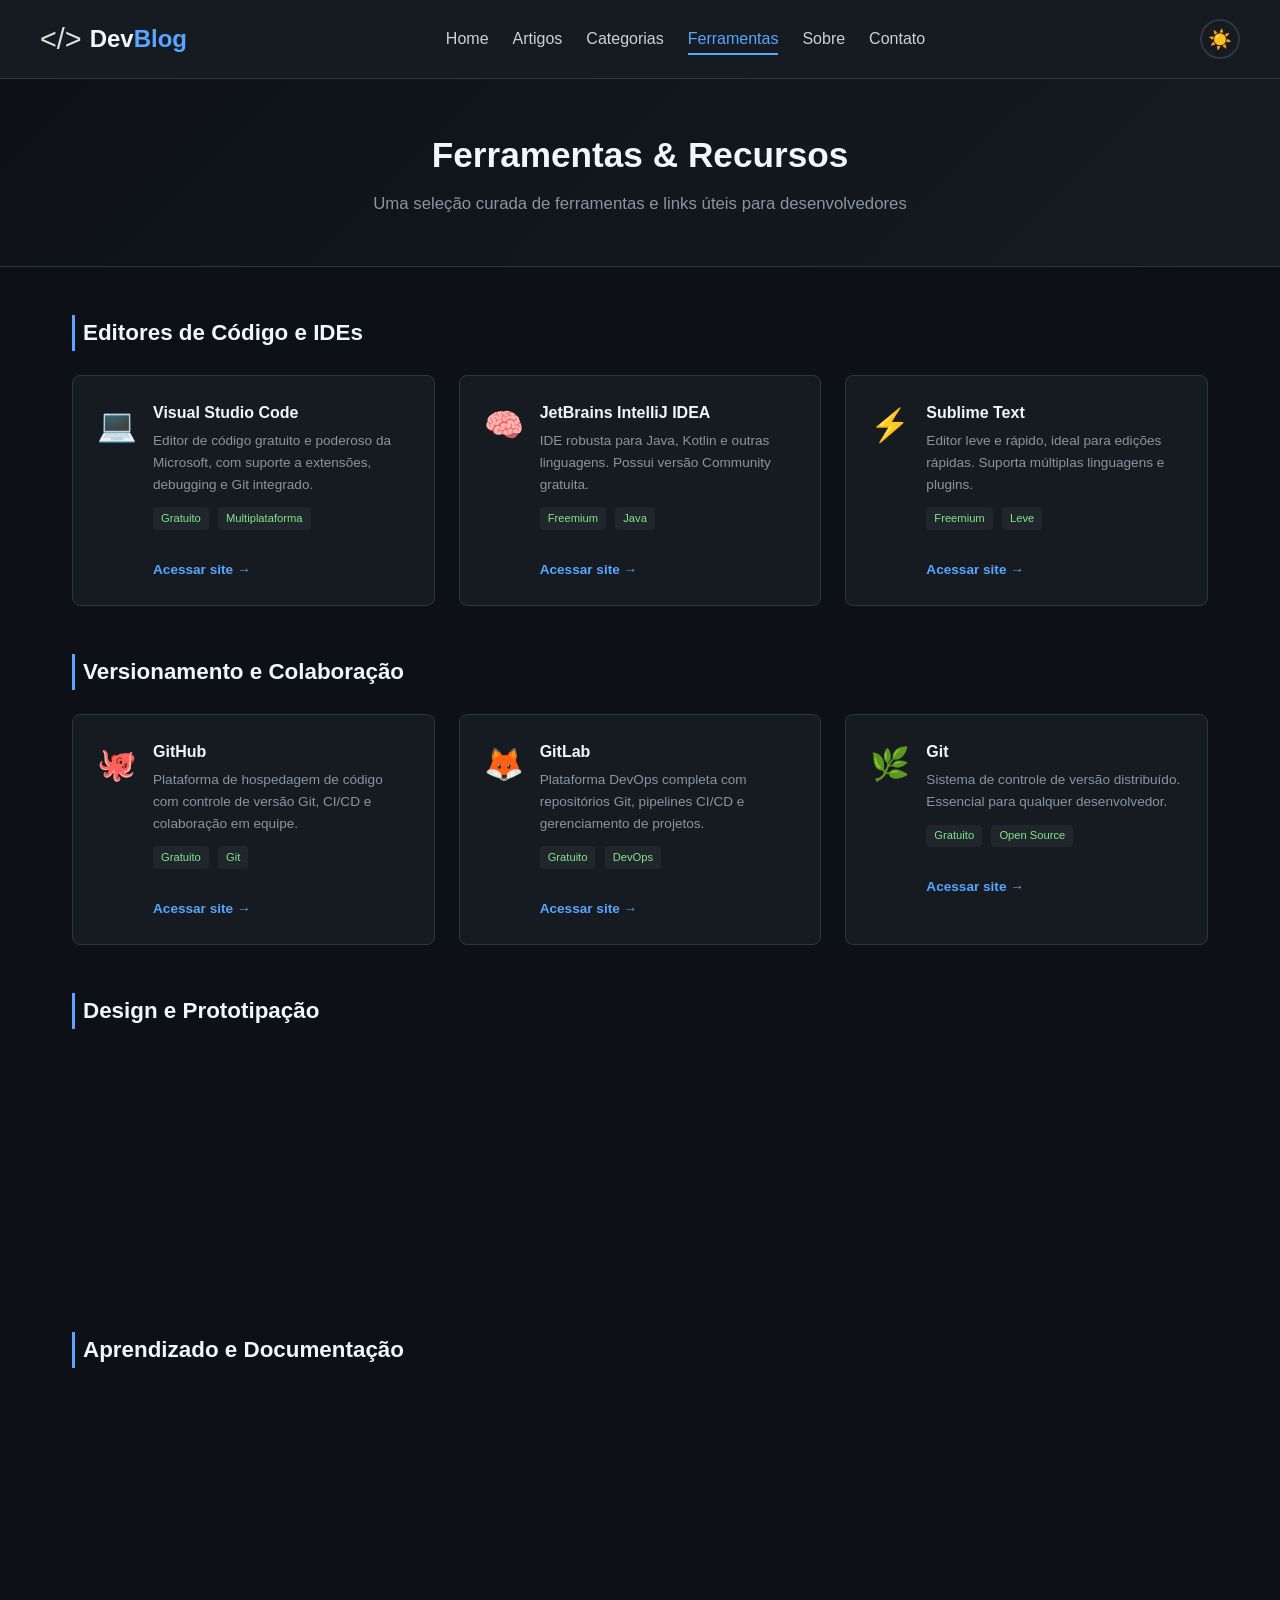
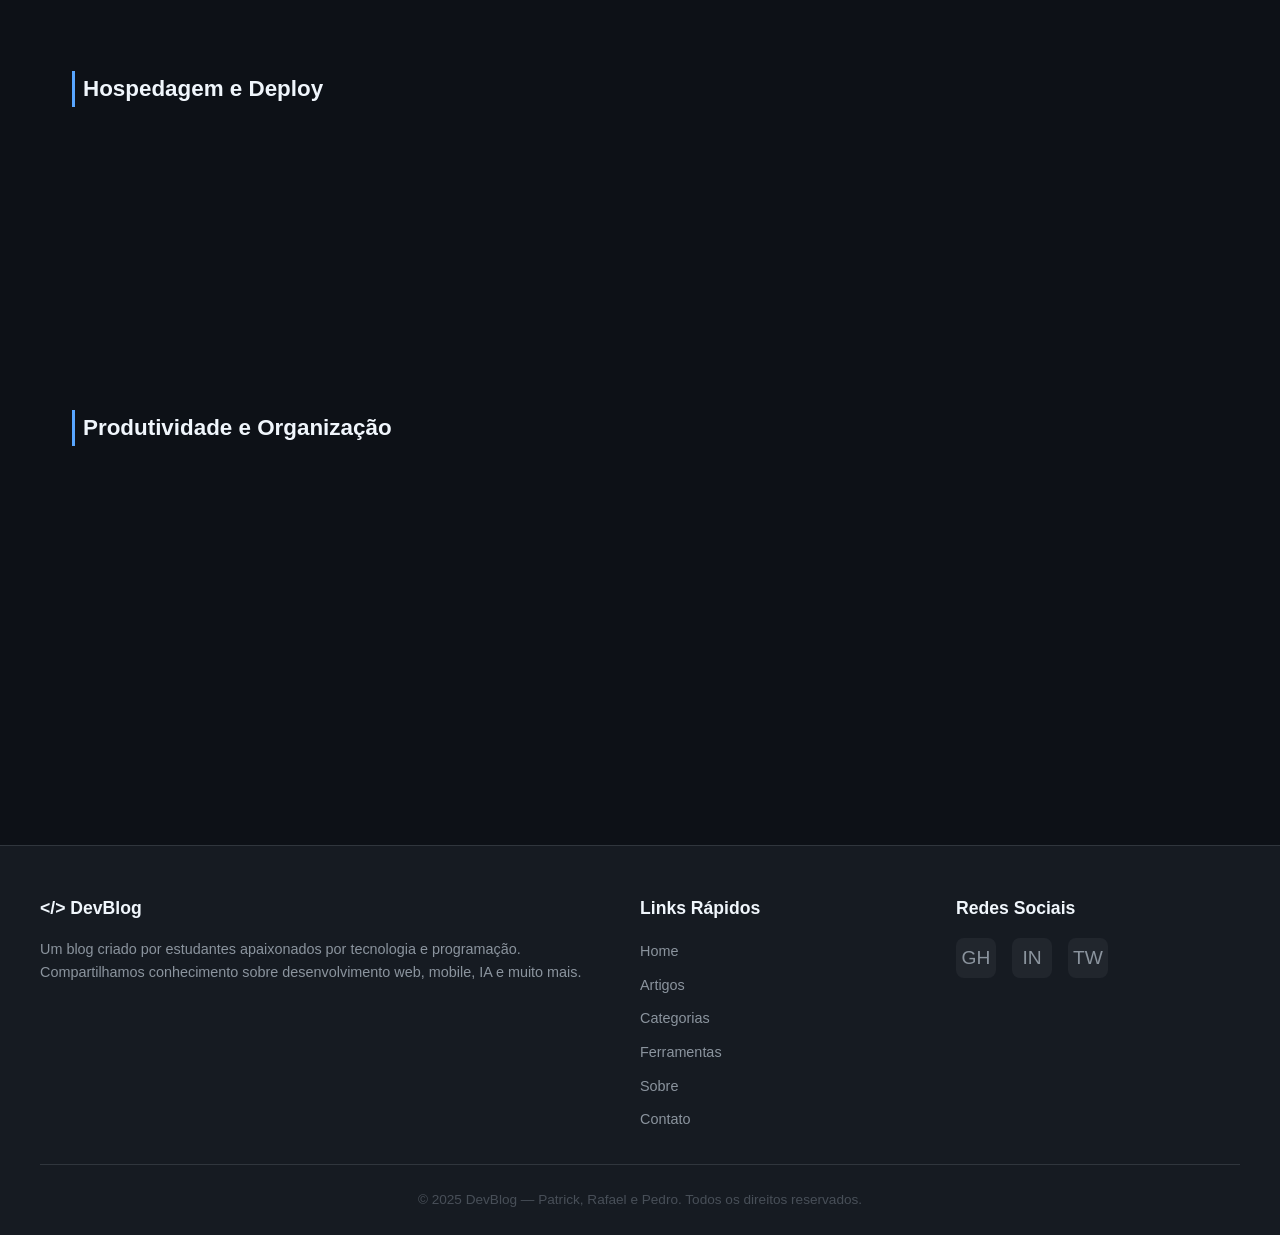
<file: ferramentas.html>
<!DOCTYPE html>
<html lang="pt-BR">
<head>
  <meta charset="UTF-8">
  <meta name="viewport" content="width=device-width, initial-scale=1.0">
  <title>Ferramentas e Recursos — DevBlog</title>
  <link rel="stylesheet" href="css/style.css">
  <link rel="stylesheet" href="https://unpkg.com/aos@2.3.4/dist/aos.css">
  <link rel="icon" type="image/png" href="img/Logo.png">
</head>
<body>

  <!-- HEADER -->
  <header class="site-header">
    <div class="header-container">
      <div class="logo">
        <span class="logo-icon">&#60;/&#62;</span>
        <a href="index.html">Dev<span>Blog</span></a>
      </div>
      <button class="menu-toggle" aria-label="Abrir menu">&#9776;</button>
      <nav class="main-nav">
        <ul>
          <li><a href="index.html">Home</a></li>
          <li><a href="artigo.html">Artigos</a></li>
          <li><a href="categorias.html">Categorias</a></li>
          <li><a href="ferramentas.html" class="active">Ferramentas</a></li>
          <li><a href="sobre.html">Sobre</a></li>
          <li><a href="contato.html">Contato</a></li>
        </ul>
      </nav>
      <button class="theme-toggle" aria-label="Alternar tema">☀️</button>
    </div>
  </header>

  <!-- PAGE HEADER -->
  <section class="page-header">
    <h1>Ferramentas &amp; Recursos</h1>
    <p>Uma seleção curada de ferramentas e links úteis para desenvolvedores</p>
  </section>

  <!-- CONTEÚDO PRINCIPAL -->
  <main class="main-content">

    <!-- EDITORES E IDEs -->
    <section class="tools-section">
      <h2>Editores de Código e IDEs</h2>
      <div class="tools-grid">

        <div class="tool-card" data-aos="fade-up">
          <div class="tool-icon">💻</div>
          <div class="tool-info">
            <h3>Visual Studio Code</h3>
            <p>Editor de código gratuito e poderoso da Microsoft, com suporte a extensões, debugging e Git integrado.</p>
            <span class="tool-tag">Gratuito</span>
            <span class="tool-tag">Multiplataforma</span>
            <br><br>
            <a href="https://code.visualstudio.com/" target="_blank" rel="noopener noreferrer">Acessar site →</a>
          </div>
        </div>

        <div class="tool-card" data-aos="fade-up">
          <div class="tool-icon">🧠</div>
          <div class="tool-info">
            <h3>JetBrains IntelliJ IDEA</h3>
            <p>IDE robusta para Java, Kotlin e outras linguagens. Possui versão Community gratuita.</p>
            <span class="tool-tag">Freemium</span>
            <span class="tool-tag">Java</span>
            <br><br>
            <a href="https://www.jetbrains.com/idea/" target="_blank" rel="noopener noreferrer">Acessar site →</a>
          </div>
        </div>

        <div class="tool-card" data-aos="fade-up">
          <div class="tool-icon">⚡</div>
          <div class="tool-info">
            <h3>Sublime Text</h3>
            <p>Editor leve e rápido, ideal para edições rápidas. Suporta múltiplas linguagens e plugins.</p>
            <span class="tool-tag">Freemium</span>
            <span class="tool-tag">Leve</span>
            <br><br>
            <a href="https://www.sublimetext.com/" target="_blank" rel="noopener noreferrer">Acessar site →</a>
          </div>
        </div>

      </div>
    </section>

    <!-- VERSIONAMENTO -->
    <section class="tools-section">
      <h2>Versionamento e Colaboração</h2>
      <div class="tools-grid">

        <div class="tool-card" data-aos="fade-up">
          <div class="tool-icon">🐙</div>
          <div class="tool-info">
            <h3>GitHub</h3>
            <p>Plataforma de hospedagem de código com controle de versão Git, CI/CD e colaboração em equipe.</p>
            <span class="tool-tag">Gratuito</span>
            <span class="tool-tag">Git</span>
            <br><br>
            <a href="https://github.com" target="_blank" rel="noopener noreferrer">Acessar site →</a>
          </div>
        </div>

        <div class="tool-card" data-aos="fade-up">
          <div class="tool-icon">🦊</div>
          <div class="tool-info">
            <h3>GitLab</h3>
            <p>Plataforma DevOps completa com repositórios Git, pipelines CI/CD e gerenciamento de projetos.</p>
            <span class="tool-tag">Gratuito</span>
            <span class="tool-tag">DevOps</span>
            <br><br>
            <a href="https://about.gitlab.com/" target="_blank" rel="noopener noreferrer">Acessar site →</a>
          </div>
        </div>

        <div class="tool-card" data-aos="fade-up">
          <div class="tool-icon">🌿</div>
          <div class="tool-info">
            <h3>Git</h3>
            <p>Sistema de controle de versão distribuído. Essencial para qualquer desenvolvedor.</p>
            <span class="tool-tag">Gratuito</span>
            <span class="tool-tag">Open Source</span>
            <br><br>
            <a href="https://git-scm.com/" target="_blank" rel="noopener noreferrer">Acessar site →</a>
          </div>
        </div>

      </div>
    </section>

    <!-- DESIGN E PROTOTIPAÇÃO -->
    <section class="tools-section">
      <h2>Design e Prototipação</h2>
      <div class="tools-grid">

        <div class="tool-card" data-aos="fade-up">
          <div class="tool-icon">🎨</div>
          <div class="tool-info">
            <h3>Figma</h3>
            <p>Ferramenta de design colaborativa no navegador para criar interfaces, protótipos e sistemas de design.</p>
            <span class="tool-tag">Freemium</span>
            <span class="tool-tag">Colaborativo</span>
            <br><br>
            <a href="https://www.figma.com/" target="_blank" rel="noopener noreferrer">Acessar site →</a>
          </div>
        </div>

        <div class="tool-card" data-aos="fade-up">
          <div class="tool-icon">🎯</div>
          <div class="tool-info">
            <h3>Canva</h3>
            <p>Plataforma de design gráfico para criar imagens, apresentações, posts e muito mais.</p>
            <span class="tool-tag">Freemium</span>
            <span class="tool-tag">Design</span>
            <br><br>
            <a href="https://www.canva.com/" target="_blank" rel="noopener noreferrer">Acessar site →</a>
          </div>
        </div>

        <div class="tool-card" data-aos="fade-up">
          <div class="tool-icon">🖼️</div>
          <div class="tool-info">
            <h3>Unsplash</h3>
            <p>Banco de imagens gratuitas e de alta qualidade para uso em projetos pessoais e comerciais.</p>
            <span class="tool-tag">Gratuito</span>
            <span class="tool-tag">Imagens</span>
            <br><br>
            <a href="https://unsplash.com/" target="_blank" rel="noopener noreferrer">Acessar site →</a>
          </div>
        </div>

      </div>
    </section>

    <!-- APRENDIZADO -->
    <section class="tools-section">
      <h2>Aprendizado e Documentação</h2>
      <div class="tools-grid">

        <div class="tool-card" data-aos="fade-up">
          <div class="tool-icon">📚</div>
          <div class="tool-info">
            <h3>MDN Web Docs</h3>
            <p>Documentação oficial e referência completa de HTML, CSS e JavaScript mantida pela Mozilla.</p>
            <span class="tool-tag">Gratuito</span>
            <span class="tool-tag">Referência</span>
            <br><br>
            <a href="https://developer.mozilla.org/pt-BR/" target="_blank" rel="noopener noreferrer">Acessar site →</a>
          </div>
        </div>

        <div class="tool-card" data-aos="fade-up">
          <div class="tool-icon">🏫</div>
          <div class="tool-info">
            <h3>freeCodeCamp</h3>
            <p>Plataforma gratuita de aprendizado de programação com certificações e projetos práticos.</p>
            <span class="tool-tag">Gratuito</span>
            <span class="tool-tag">Cursos</span>
            <br><br>
            <a href="https://www.freecodecamp.org/" target="_blank" rel="noopener noreferrer">Acessar site →</a>
          </div>
        </div>

        <div class="tool-card" data-aos="fade-up">
          <div class="tool-icon">🔍</div>
          <div class="tool-info">
            <h3>Stack Overflow</h3>
            <p>Maior comunidade de perguntas e respostas para desenvolvedores do mundo.</p>
            <span class="tool-tag">Gratuito</span>
            <span class="tool-tag">Comunidade</span>
            <br><br>
            <a href="https://stackoverflow.com/" target="_blank" rel="noopener noreferrer">Acessar site →</a>
          </div>
        </div>

      </div>
    </section>

    <!-- HOSPEDAGEM -->
    <section class="tools-section">
      <h2>Hospedagem e Deploy</h2>
      <div class="tools-grid">

        <div class="tool-card" data-aos="fade-up">
          <div class="tool-icon">▲</div>
          <div class="tool-info">
            <h3>Vercel</h3>
            <p>Plataforma de deploy otimizada para front-end, com integração nativa ao Next.js e Git.</p>
            <span class="tool-tag">Freemium</span>
            <span class="tool-tag">Front-end</span>
            <br><br>
            <a href="https://vercel.com/" target="_blank" rel="noopener noreferrer">Acessar site →</a>
          </div>
        </div>

        <div class="tool-card" data-aos="fade-up">
          <div class="tool-icon">🌍</div>
          <div class="tool-info">
            <h3>Netlify</h3>
            <p>Hospedagem gratuita para sites estáticos com deploy automático via Git e HTTPS.</p>
            <span class="tool-tag">Freemium</span>
            <span class="tool-tag">Estático</span>
            <br><br>
            <a href="https://www.netlify.com/" target="_blank" rel="noopener noreferrer">Acessar site →</a>
          </div>
        </div>

        <div class="tool-card" data-aos="fade-up">
          <div class="tool-icon">📄</div>
          <div class="tool-info">
            <h3>GitHub Pages</h3>
            <p>Hospedagem gratuita diretamente de repositórios GitHub. Ideal para sites estáticos e portfólios.</p>
            <span class="tool-tag">Gratuito</span>
            <span class="tool-tag">GitHub</span>
            <br><br>
            <a href="https://pages.github.com/" target="_blank" rel="noopener noreferrer">Acessar site →</a>
          </div>
        </div>

      </div>
    </section>


    <!-- PRODUTIVIDADE -->
<section class="tools-section">
  <h2>Produtividade e Organização</h2>
  <div class="tools-grid">

    <div class="tool-card" data-aos="fade-up">
      <div class="tool-icon">📝</div>
      <div class="tool-info">
        <h3>Notion</h3>
        <p>Ferramenta completa para organizar notas, tarefas, projetos e documentos em um só lugar.</p>
        <span class="tool-tag">Freemium</span>
        <span class="tool-tag">Organização</span>
        <br><br>
        <a href="https://www.notion.so/" target="_blank" rel="noopener noreferrer">Acessar site →</a>
      </div>
    </div>

    <div class="tool-card" data-aos="fade-up">
      <div class="tool-icon">📋</div>
      <div class="tool-info">
        <h3>Trello</h3>
        <p>Gerenciador de tarefas visual com quadros e cartões. Ótimo para organizar projetos em equipe.</p>
        <span class="tool-tag">Freemium</span>
        <span class="tool-tag">Tarefas</span>
        <br><br>
        <a href="https://trello.com/" target="_blank" rel="noopener noreferrer">Acessar site →</a>
      </div>
    </div>

    <div class="tool-card" data-aos="fade-up">
      <div class="tool-icon">🗒️</div>
      <div class="tool-info">
        <h3>Google Keep</h3>
        <p>Aplicativo de notas rápidas do Google, simples e sincronizado com todos os seus dispositivos.</p>
        <span class="tool-tag">Gratuito</span>
        <span class="tool-tag">Notas</span>
        <br><br>
        <a href="https://keep.google.com/" target="_blank" rel="noopener noreferrer">Acessar site →</a>
      </div>
    </div>

  </div>
</section>

  </main>


  
  <!-- FOOTER -->
  <footer class="site-footer">
    <div class="footer-container">
      <div class="footer-about">
        <h3>&#60;/&#62; DevBlog</h3>
        <p>Um blog criado por estudantes apaixonados por tecnologia e programação. Compartilhamos conhecimento sobre desenvolvimento web, mobile, IA e muito mais.</p>
      </div>
      <div class="footer-links">
        <h3>Links Rápidos</h3>
        <ul>
          <li><a href="index.html">Home</a></li>
          <li><a href="artigo.html">Artigos</a></li>
          <li><a href="categorias.html">Categorias</a></li>
          <li><a href="ferramentas.html">Ferramentas</a></li>
          <li><a href="sobre.html">Sobre</a></li>
          <li><a href="contato.html">Contato</a></li>
        </ul>
      </div>
      <div class="footer-social">
        <h3>Redes Sociais</h3>
        <div class="social-icons">
          <a href="https://github.com" target="_blank" rel="noopener noreferrer" aria-label="GitHub">GH</a>
          <a href="https://linkedin.com" target="_blank" rel="noopener noreferrer" aria-label="LinkedIn">IN</a>
          <a href="https://twitter.com" target="_blank" rel="noopener noreferrer" aria-label="Twitter">TW</a>
        </div>
      </div>
    </div>
    <div class="footer-bottom">
      <p>&copy; 2025 DevBlog — Patrick, Rafael e Pedro. Todos os direitos reservados.</p>
    </div>
  </footer>

  <script src="js/main.js"></script>

  <script src="https://unpkg.com/aos@2.3.4/dist/aos.js"></script>
<script>
  AOS.init();
</script>

</body>
</html>
</file>
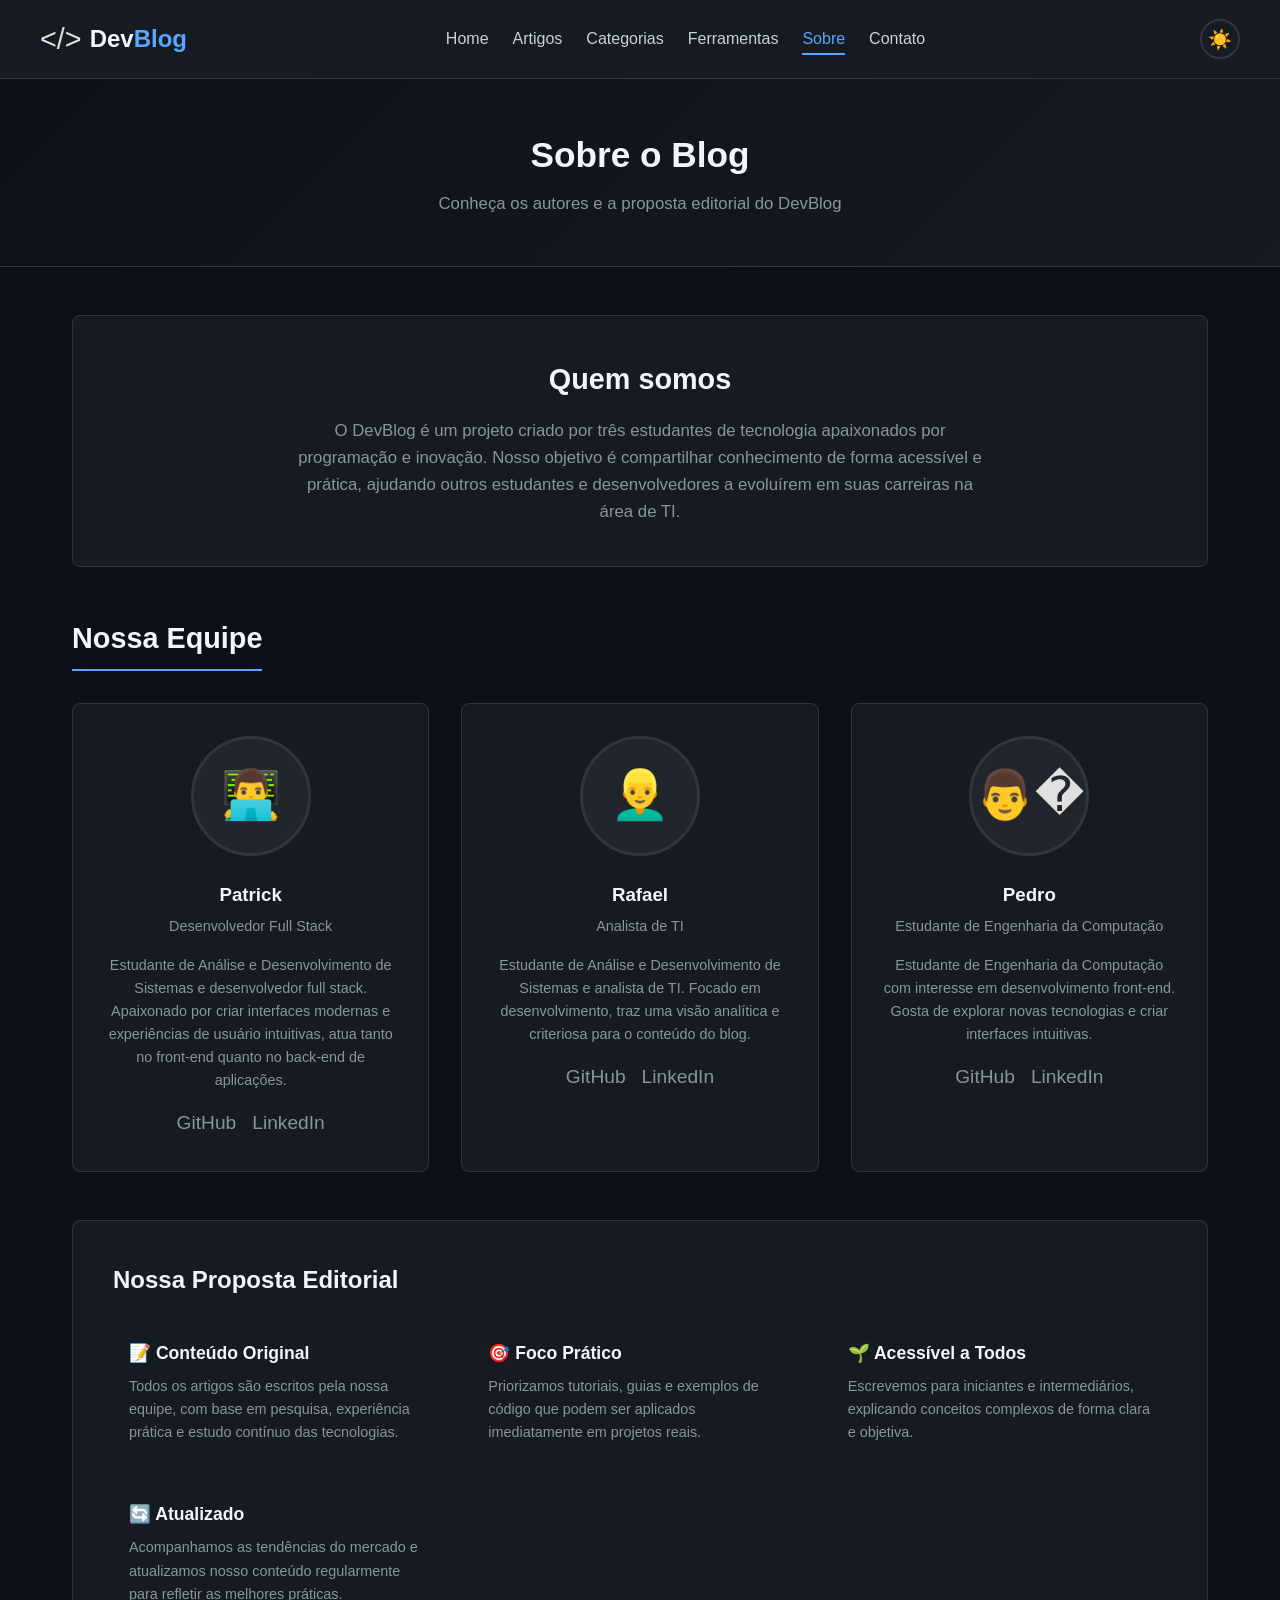
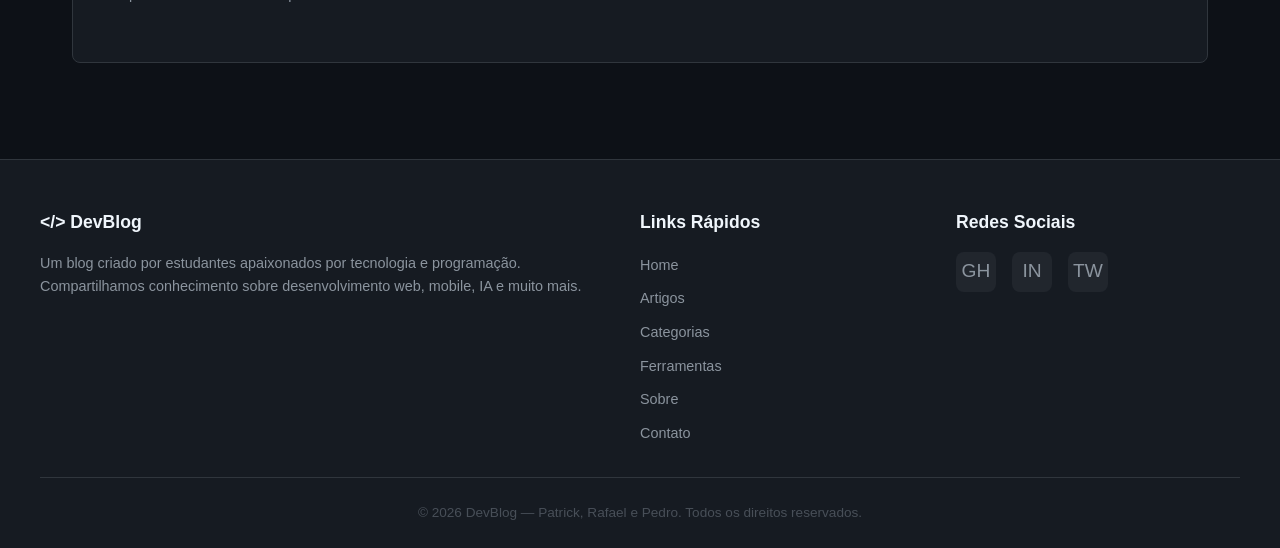
<file: sobre.html>
<!DOCTYPE html>
<html lang="pt-BR">
<head>
  <meta charset="UTF-8">
  <meta name="viewport" content="width=device-width, initial-scale=1.0">
  <title>Sobre o Blog — DevBlog</title>
  <link rel="stylesheet" href="css/style.css">
  <link rel="stylesheet" href="https://unpkg.com/aos@2.3.4/dist/aos.css">
  <link rel="icon" type="image/png" href="img/Logo.png">
</head>
<body>

  <!-- HEADER -->
  <header class="site-header">
    <div class="header-container">
      <div class="logo">
        <span class="logo-icon">&#60;/&#62;</span>
        <a href="index.html">Dev<span>Blog</span></a>
      </div>
      <button class="menu-toggle" aria-label="Abrir menu">&#9776;</button>
      <nav class="main-nav">
        <ul>
          <li><a href="index.html">Home</a></li>
          <li><a href="artigo.html">Artigos</a></li>
          <li><a href="categorias.html">Categorias</a></li>
          <li><a href="ferramentas.html">Ferramentas</a></li>
          <li><a href="sobre.html" class="active">Sobre</a></li>
          <li><a href="contato.html">Contato</a></li>
        </ul>
      </nav>
      <button class="theme-toggle" aria-label="Alternar tema">☀️</button>
    </div>
  </header>

  <!-- PAGE HEADER -->
  <section class="page-header">
    <h1>Sobre o Blog</h1>
    <p>Conheça os autores e a proposta editorial do DevBlog</p>
  </section>

  <!-- CONTEÚDO PRINCIPAL -->
  <main class="main-content">

    <!-- APRESENTAÇÃO -->
    <section class="about-intro">
      <h2>Quem somos</h2>
      <p>O DevBlog é um projeto criado por três estudantes de tecnologia apaixonados por programação e inovação. Nosso objetivo é compartilhar conhecimento de forma acessível e prática, ajudando outros estudantes e desenvolvedores a evoluírem em suas carreiras na área de TI.</p>
    </section>

    <!-- EQUIPE -->
    <section>
      <h2 class="section-title">Nossa Equipe</h2>

      <div class="team-grid">

        <!-- Patrick -->
        <article class="team-card" data-aos="fade-up">
          <div class="team-avatar">👨‍💻</div>
          <h3>Patrick</h3>
          <p class="team-role">Desenvolvedor Full Stack</p>
          <p>Estudante de Análise e Desenvolvimento de Sistemas e desenvolvedor full stack. Apaixonado por criar interfaces modernas e experiências de usuário intuitivas, atua tanto no front-end quanto no back-end de aplicações.</p>
          <div class="team-links">
            <a href="https://github.com/patrick-git-bite" target="_blank" rel="noopener noreferrer" aria-label="GitHub de Patrick">GitHub</a>
            <a href="https://www.linkedin.com/in/patrick-brando/" target="_blank" rel="noopener noreferrer" aria-label="LinkedIn de Patrick">LinkedIn</a>
          </div>
        </article>

        <!-- Rafael -->
        <article class="team-card" data-aos="fade-up">
          <div class="team-avatar">👱‍♂️</div>
          
          <h3>Rafael</h3>
          <p class="team-role">Analista de TI</p>
          <p>Estudante de Análise e Desenvolvimento de Sistemas e analista de TI. Focado em desenvolvimento, traz uma visão analítica e criteriosa para o conteúdo do blog.</p>
          <div class="team-links">
            <a href="https://github.com/rafaelesnik" target="_blank" rel="noopener noreferrer" aria-label="GitHub de Rafael">GitHub</a>
            <a href="https://www.linkedin.com/in/rafael-lima-lesnik-90a709202/" target="_blank" rel="noopener noreferrer" aria-label="LinkedIn de Rafael">LinkedIn</a>
          </div>
        </article>

        <!-- Pedro -->
        <article class="team-card" data-aos="fade-up">
          <div class="team-avatar">👨‍�</div>
          <h3>Pedro</h3>
          <p class="team-role">Estudante de Engenharia da Computação</p>
          <p>Estudante de Engenharia da Computação com interesse em desenvolvimento front-end. Gosta de explorar novas tecnologias e criar interfaces intuitivas.</p>
          <div class="team-links">
            <a href="https://github.com/rthanatos" target="_blank" rel="noopener noreferrer" aria-label="GitHub de Pedro">GitHub</a>
            <a href="https://br.linkedin.com/in/pedro-henrique-pereira-dos-santos-a033693a9" target="_blank" rel="noopener noreferrer" aria-label="LinkedIn de Pedro">LinkedIn</a>
          </div>
        </article>

      </div>
    </section>

    <!-- PROPOSTA EDITORIAL -->
    <section class="editorial">
      <h2>Nossa Proposta Editorial</h2>
      <div class="editorial-items">

        <div class="editorial-item">
          <h3>📝 Conteúdo Original</h3>
          <p>Todos os artigos são escritos pela nossa equipe, com base em pesquisa, experiência prática e estudo contínuo das tecnologias.</p>
        </div>

        <div class="editorial-item">
          <h3>🎯 Foco Prático</h3>
          <p>Priorizamos tutoriais, guias e exemplos de código que podem ser aplicados imediatamente em projetos reais.</p>
        </div>

        <div class="editorial-item">
          <h3>🌱 Acessível a Todos</h3>
          <p>Escrevemos para iniciantes e intermediários, explicando conceitos complexos de forma clara e objetiva.</p>
        </div>

        <div class="editorial-item">
          <h3>🔄 Atualizado</h3>
          <p>Acompanhamos as tendências do mercado e atualizamos nosso conteúdo regularmente para refletir as melhores práticas.</p>
        </div>

      </div>
    </section>

  </main>

  <!-- FOOTER -->
  <footer class="site-footer">
    <div class="footer-container">
      <div class="footer-about">
        <h3>&#60;/&#62; DevBlog</h3>
        <p>Um blog criado por estudantes apaixonados por tecnologia e programação. Compartilhamos conhecimento sobre desenvolvimento web, mobile, IA e muito mais.</p>
      </div>
      <div class="footer-links">
        <h3>Links Rápidos</h3>
        <ul>
          <li><a href="index.html">Home</a></li>
          <li><a href="artigo.html">Artigos</a></li>
          <li><a href="categorias.html">Categorias</a></li>
          <li><a href="ferramentas.html">Ferramentas</a></li>
          <li><a href="sobre.html">Sobre</a></li>
          <li><a href="contato.html">Contato</a></li>
        </ul>
      </div>
      <div class="footer-social">
        <h3>Redes Sociais</h3>
        <div class="social-icons">
          <a href="https://github.com/patrick-git-bite/devblog-rs" target="_blank" rel="noopener noreferrer" aria-label="GitHub">GH</a>
          <a href="https://www.linkedin.com/in/patrick-brando/" target="_blank" rel="noopener noreferrer" aria-label="LinkedIn">IN</a>
          <a href="https://twitter.com" target="_blank" rel="noopener noreferrer" aria-label="Twitter">TW</a>
        </div>
      </div>
    </div>
    <div class="footer-bottom">
      <p>&copy; 2026 DevBlog — Patrick, Rafael e Pedro. Todos os direitos reservados.</p>
    </div>
  </footer>

  <script src="js/main.js"></script>
  <script src="https://unpkg.com/aos@2.3.4/dist/aos.js"></script>
  <script>AOS.init();</script>

</body>
</html>
</file>
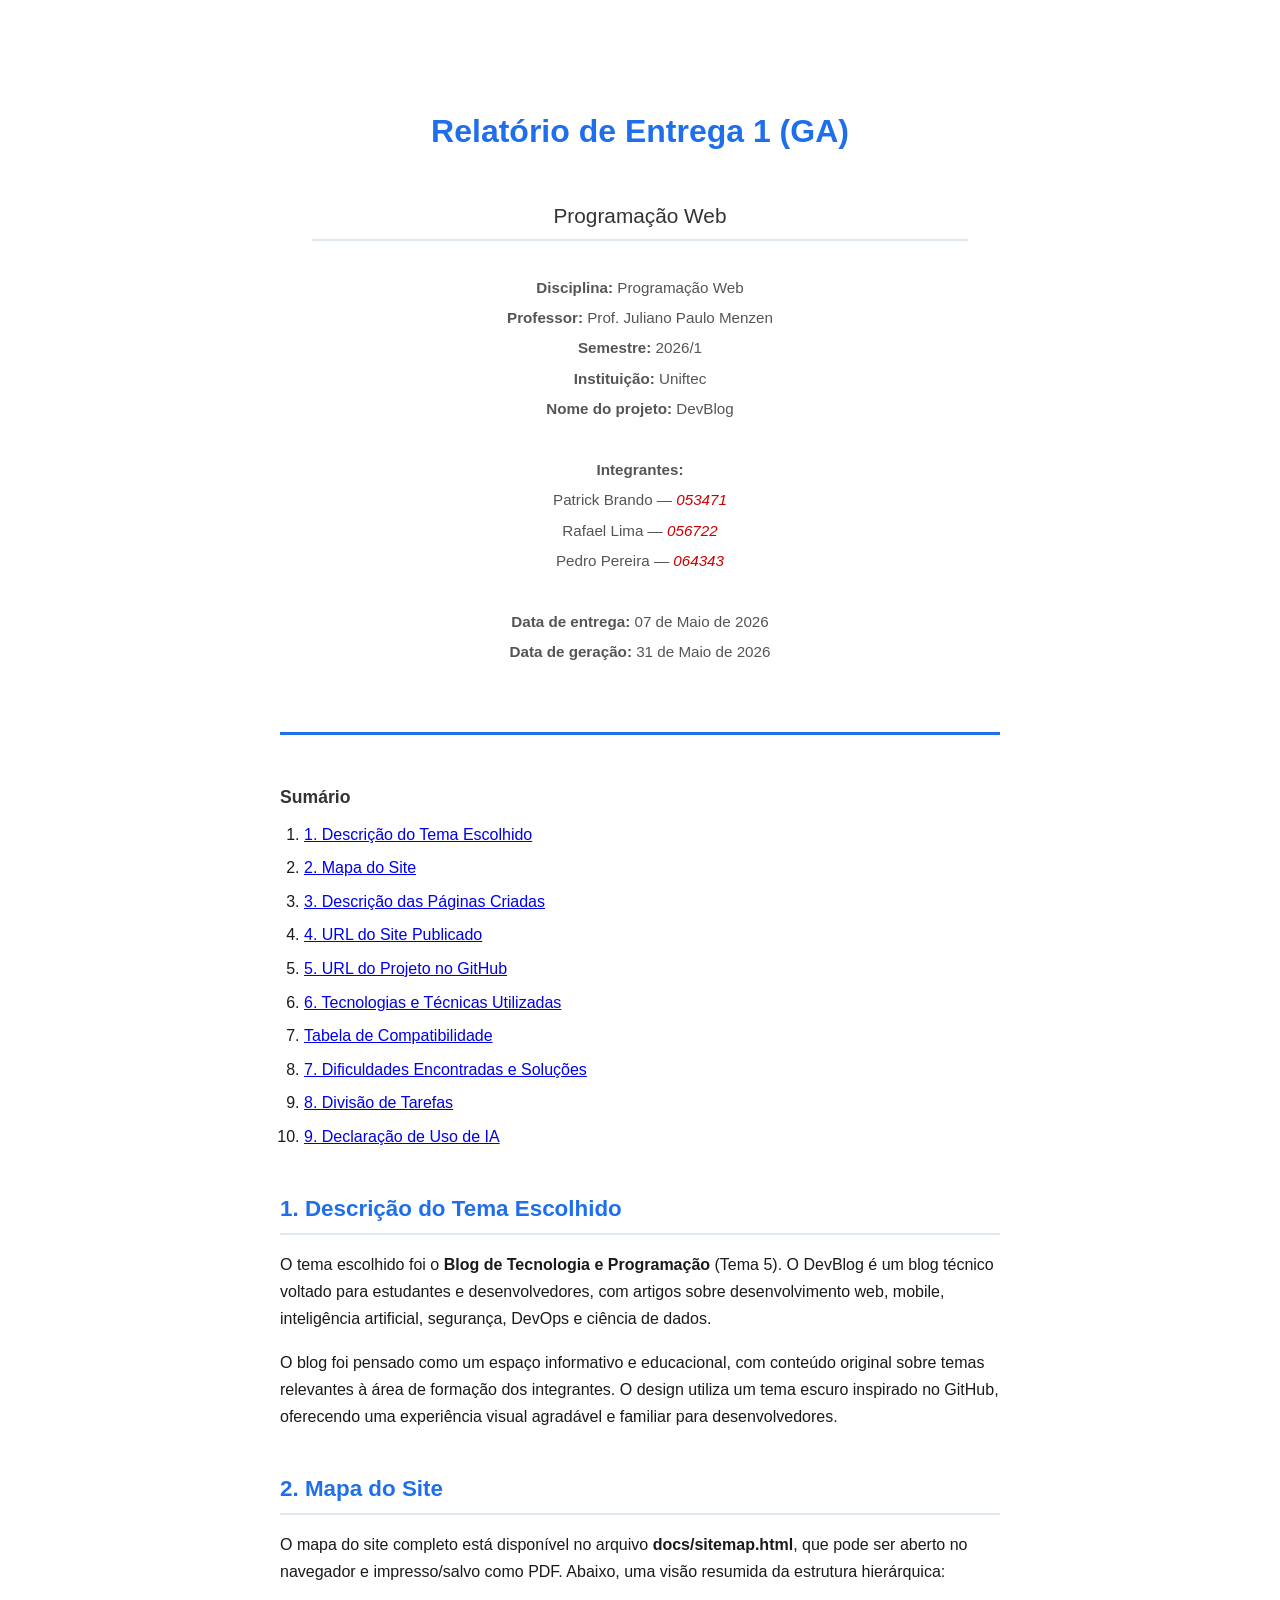
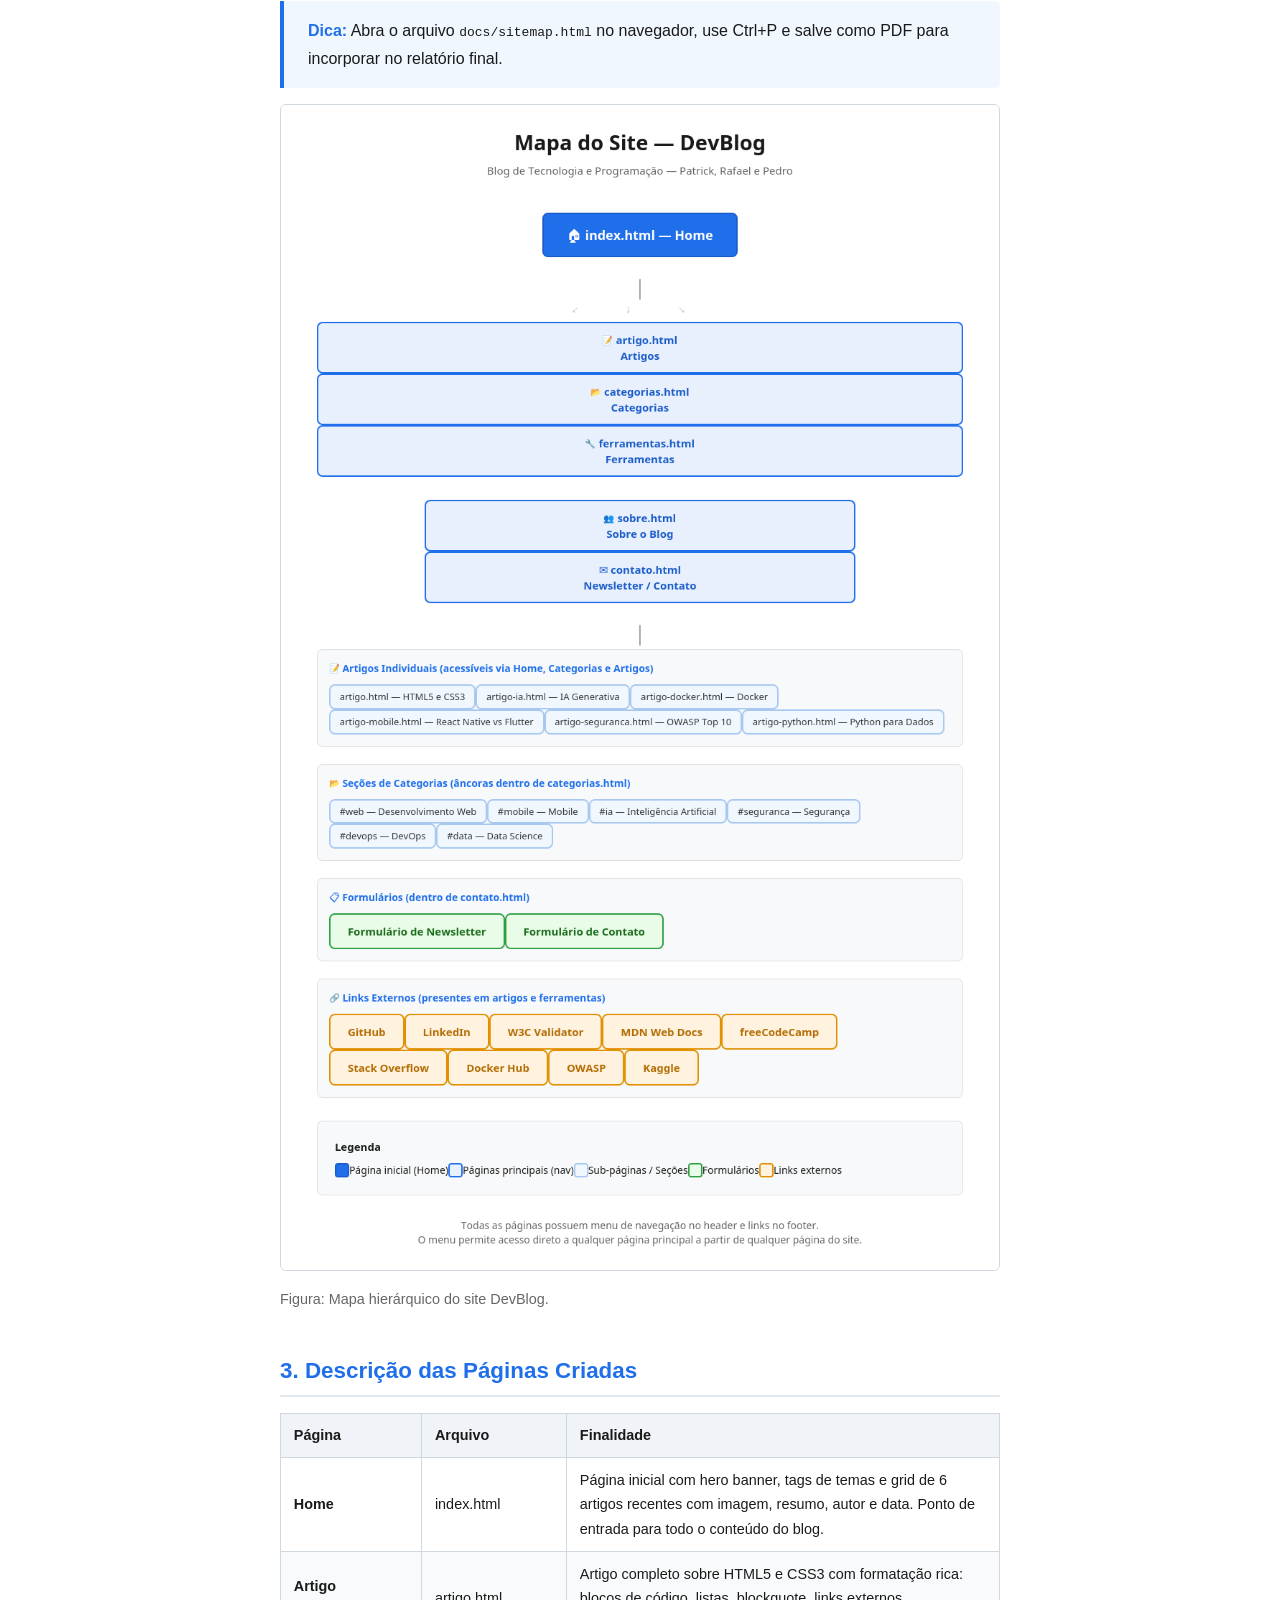
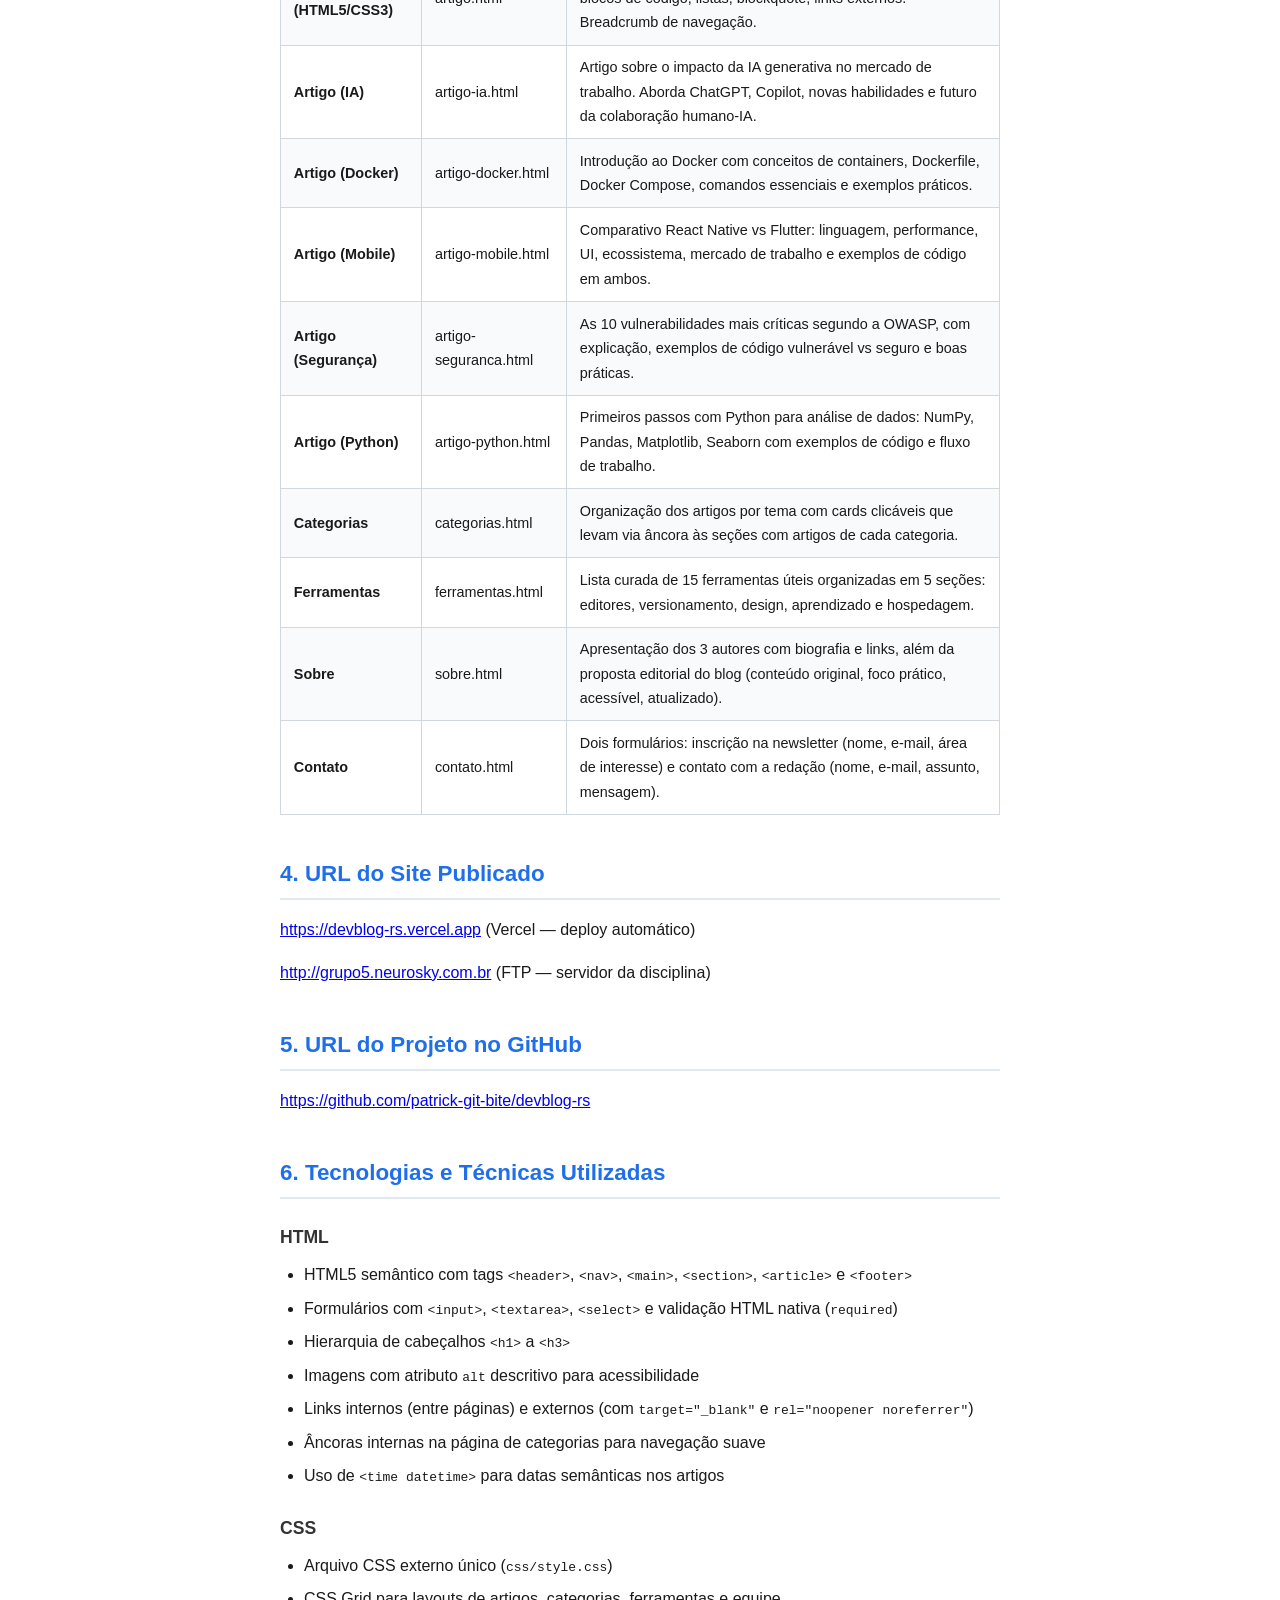
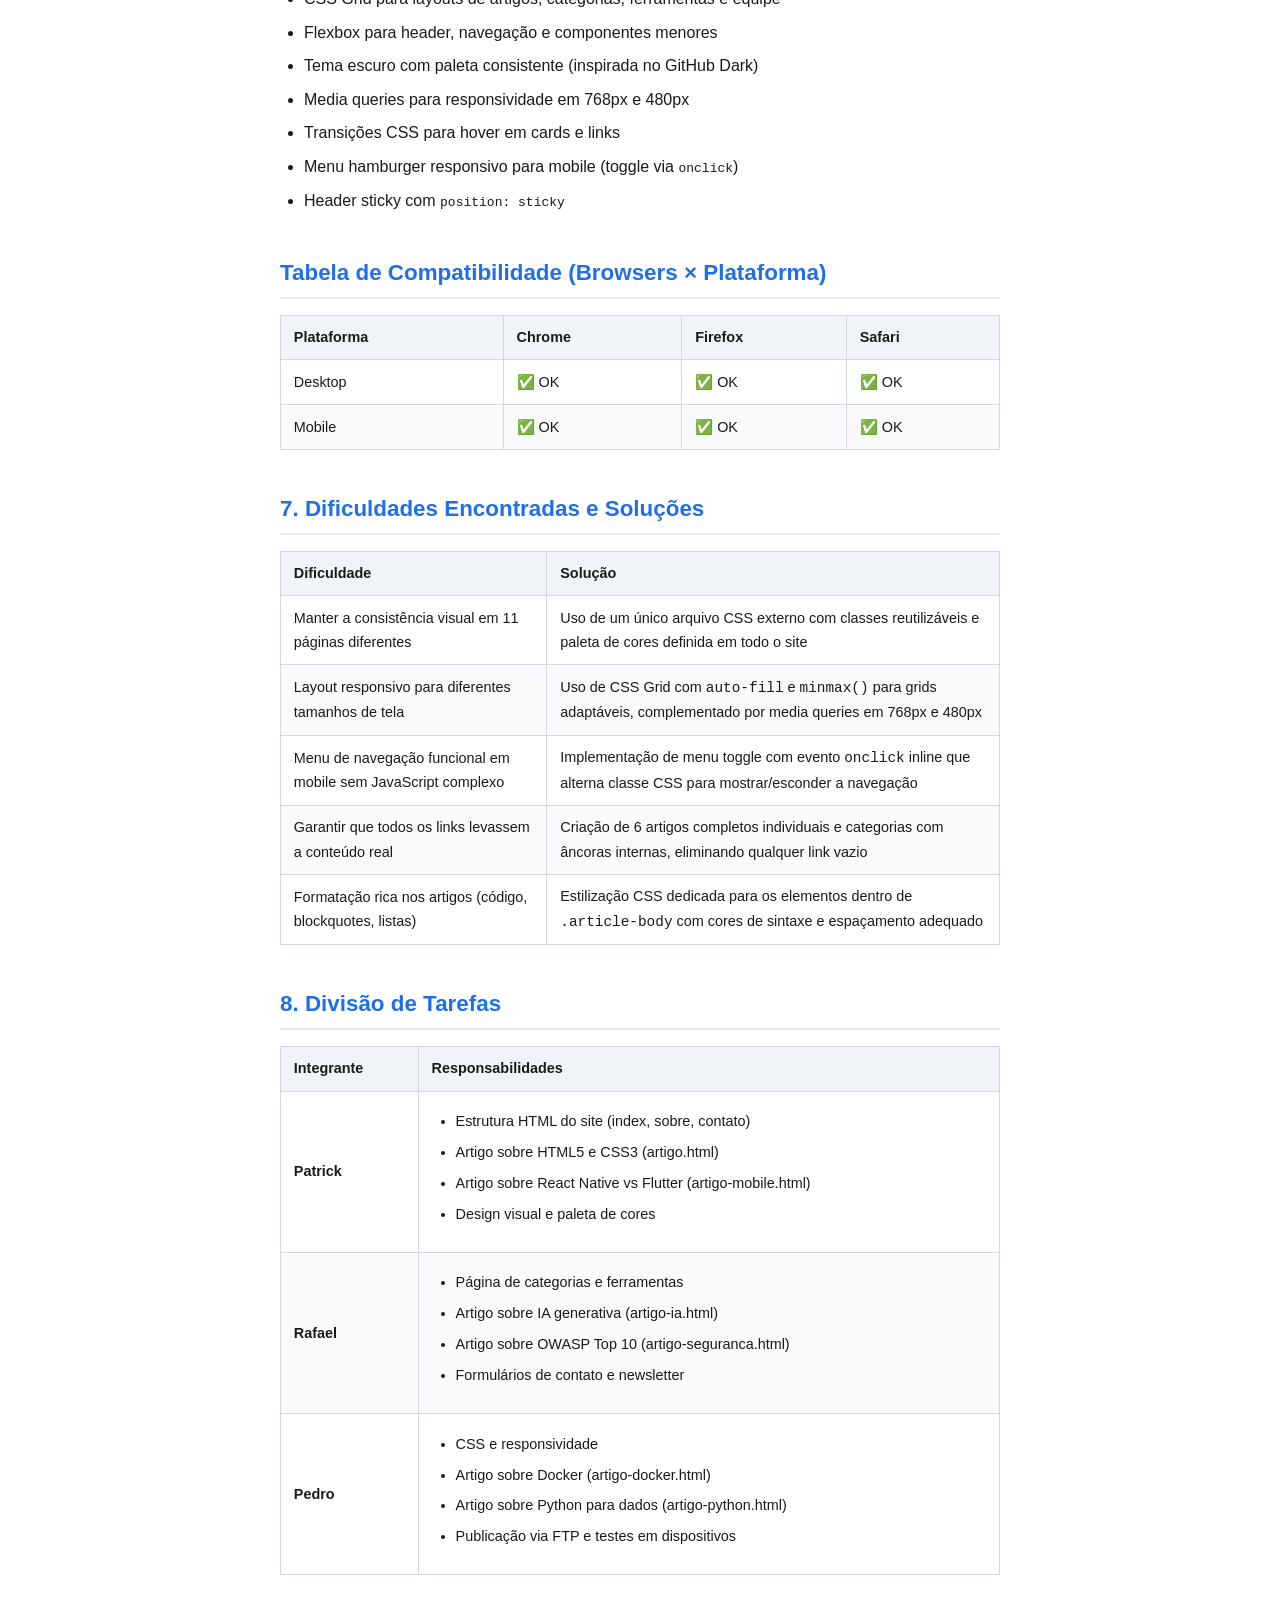
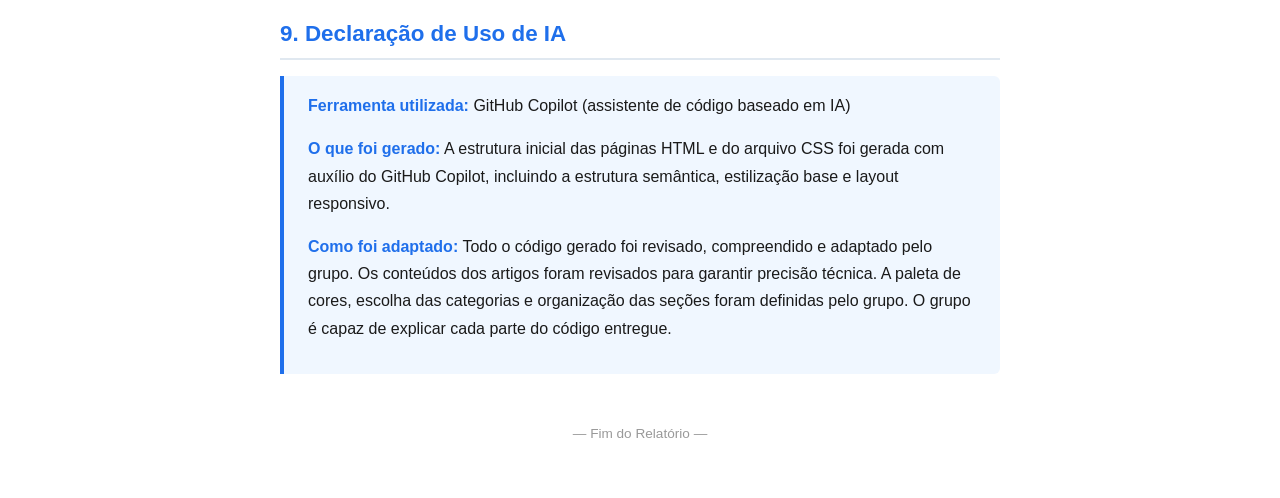
<file: docs/relatorio-ga.html>
<!DOCTYPE html>
<html lang="pt-BR">
<head>
  <meta charset="UTF-8">
  <meta name="viewport" content="width=device-width, initial-scale=1.0">
  <title>Relatório de Entrega 1 (GA) — DevBlog</title>
  <!-- Este é o relatório de entrega da primeira atividade (GA) do projeto DevBlog. Estrutura HTML5 com estilos inline para layout, tipografia, tabelas e responsividade. Serve para documentar o trabalho acadêmico. -->
  <style>
    * { margin: 0; padding: 0; box-sizing: border-box; }
    body {
      font-family: 'Segoe UI', Tahoma, Geneva, Verdana, sans-serif;
      background: #ffffff;
      color: #1a1a1a;
      line-height: 1.7;
      padding: 2.5rem;
      max-width: 800px;
      margin: 0 auto;
    }

    /* Capa */
    .cover {
      text-align: center;
      padding: 4rem 2rem;
      border-bottom: 3px solid #1f6feb;
      margin-bottom: 3rem;
    }
    .cover h1 { font-size: 2rem; color: #1f6feb; margin-bottom: 0.5rem; }
    .cover h2 { font-size: 1.3rem; color: #333; margin-bottom: 2rem; font-weight: 400; }
    .cover .info { font-size: 0.95rem; color: #555; line-height: 2; }

    /* Seções */
    h2 {
      font-size: 1.4rem;
      color: #1f6feb;
      margin: 2.5rem 0 1rem;
      padding-bottom: 0.3rem;
      border-bottom: 2px solid #e0e8f0;
    }
    h3 {
      font-size: 1.1rem;
      color: #333;
      margin: 1.5rem 0 0.5rem;
    }
    p { margin-bottom: 1rem; }
    ul, ol { margin: 0.5rem 0 1rem 1.5rem; }
    li { margin-bottom: 0.4rem; }

    /* Tabelas */
    table {
      width: 100%;
      border-collapse: collapse;
      margin: 1rem 0 1.5rem;
      font-size: 0.9rem;
    }
    th, td {
      border: 1px solid #d0d7de;
      padding: 0.6rem 0.8rem;
      text-align: left;
    }
    th {
      background: #f0f4f8;
      font-weight: 600;
    }
    tr:nth-child(even) { background: #f8fafb; }

    /* Destaque */
    .highlight {
      background: #f0f7ff;
      border-left: 4px solid #1f6feb;
      padding: 1rem 1.5rem;
      margin: 1rem 0;
      border-radius: 0 6px 6px 0;
    }
    .highlight strong { color: #1f6feb; }

    /* Campo editável */
    .editable {
      color: #c00;
      font-style: italic;
    }

    /* Impressão */
    @media print {
      body { padding: 1rem; }
      .cover { page-break-after: always; }
      h2 { page-break-after: avoid; }
      table { page-break-inside: avoid; }
    }
  </style>
</head>
<body>

  <!-- Seções do relatório: capa, descrição do tema, mapa do site, descrição das páginas, URLs, tecnologias, dificuldades, divisão de tarefas, uso de IA, conclusão. -->
  <div class="cover">
    <h1>Relatório de Entrega 1 (GA)</h1>
    <h2>Programação Web</h2>
    <div class="info">
      <strong>Disciplina:</strong> Programação Web<br>
      <strong>Professor:</strong> Prof. Juliano Paulo Menzen<br>
      <strong>Semestre:</strong> 2026/1<br>
      <strong>Instituição:</strong> Uniftec<br>
      <strong>Nome do projeto:</strong> DevBlog<br><br>
      <strong>Integrantes:</strong><br>
      Patrick Brando — <span class="editable">053471</span><br>
      Rafael Lima — <span class="editable">056722</span><br>
      Pedro Pereira — <span class="editable">064343</span><br><br>
      <strong>Data de entrega:</strong> 07 de Maio de 2026<br>
      <strong>Data de geração:</strong> 31 de Maio de 2026
    </div>
  </div>

  <nav id="toc" aria-label="Sumário">
    <h3>Sumário</h3>
    <ol>
      <li><a href="#sec1-descricao">1. Descrição do Tema Escolhido</a></li>
      <li><a href="#sec2-mapa">2. Mapa do Site</a></li>
      <li><a href="#sec3-descricao">3. Descrição das Páginas Criadas</a></li>
      <li><a href="#sec4-url">4. URL do Site Publicado</a></li>
      <li><a href="#sec5-github">5. URL do Projeto no GitHub</a></li>
      <li><a href="#sec6-tecnologias">6. Tecnologias e Técnicas Utilizadas</a></li>
      <li><a href="#sec-compat">Tabela de Compatibilidade</a></li>
      <li><a href="#sec7-dificuldades">7. Dificuldades Encontradas e Soluções</a></li>
      <li><a href="#sec8-divisao">8. Divisão de Tarefas</a></li>
      <li><a href="#sec9-ia">9. Declaração de Uso de IA</a></li>
    </ol>
  </nav>

  <!-- 1. DESCRIÇÃO DO TEMA -->
  <h2 id="sec1-descricao">1. Descrição do Tema Escolhido</h2>
  <p>
    O tema escolhido foi o <strong>Blog de Tecnologia e Programação</strong> (Tema 5). O DevBlog é um blog técnico voltado para estudantes e desenvolvedores, com artigos sobre desenvolvimento web, mobile, inteligência artificial, segurança, DevOps e ciência de dados.
  </p>
  <p>
    O blog foi pensado como um espaço informativo e educacional, com conteúdo original sobre temas relevantes à área de formação dos integrantes. O design utiliza um tema escuro inspirado no GitHub, oferecendo uma experiência visual agradável e familiar para desenvolvedores.
  </p>

  <!-- 2. MAPA DO SITE -->
  <h2 id="sec2-mapa">2. Mapa do Site</h2>
  <p>
    O mapa do site completo está disponível no arquivo <strong>docs/sitemap.html</strong>, que pode ser aberto no navegador e impresso/salvo como PDF. Abaixo, uma visão resumida da estrutura hierárquica:
  </p>

  <div class="highlight">
    <strong>Dica:</strong> Abra o arquivo <code>docs/sitemap.html</code> no navegador, use Ctrl+P e salve como PDF para incorporar no relatório final.
  </div>

  <figure style="margin: 1rem 0;">
    <img id="sitemap-image" src="images/sitemap.png" alt="Mapa do Site — DevBlog" style="max-width:100%; border:1px solid #d0d7de; border-radius:6px;" />
    <figcaption style="font-size:0.9rem; color:#666; margin-top:0.5rem;">Figura: Mapa hierárquico do site DevBlog.</figcaption>
  </figure>

  <!-- 3. DESCRIÇÃO DAS PÁGINAS -->
  <h2 id="sec3-descricao">3. Descrição das Páginas Criadas</h2>

  <table>
    <!-- Tabela com descrição das páginas: arquivo, finalidade. Lista todas as 11 páginas criadas. -->
    <thead>
      <tr>
        <th>Página</th>
        <th>Arquivo</th>
        <th>Finalidade</th>
      </tr>
    </thead>
    <tbody>
      <tr>
        <td><strong>Home</strong></td>
        <td>index.html</td>
        <td>Página inicial com hero banner, tags de temas e grid de 6 artigos recentes com imagem, resumo, autor e data. Ponto de entrada para todo o conteúdo do blog.</td>
      </tr>
      <tr>
        <td><strong>Artigo (HTML5/CSS3)</strong></td>
        <td>artigo.html</td>
        <td>Artigo completo sobre HTML5 e CSS3 com formatação rica: blocos de código, listas, blockquote, links externos. Breadcrumb de navegação.</td>
      </tr>
      <tr>
        <td><strong>Artigo (IA)</strong></td>
        <td>artigo-ia.html</td>
        <td>Artigo sobre o impacto da IA generativa no mercado de trabalho. Aborda ChatGPT, Copilot, novas habilidades e futuro da colaboração humano-IA.</td>
      </tr>
      <tr>
        <td><strong>Artigo (Docker)</strong></td>
        <td>artigo-docker.html</td>
        <td>Introdução ao Docker com conceitos de containers, Dockerfile, Docker Compose, comandos essenciais e exemplos práticos.</td>
      </tr>
      <tr>
        <td><strong>Artigo (Mobile)</strong></td>
        <td>artigo-mobile.html</td>
        <td>Comparativo React Native vs Flutter: linguagem, performance, UI, ecossistema, mercado de trabalho e exemplos de código em ambos.</td>
      </tr>
      <tr>
        <td><strong>Artigo (Segurança)</strong></td>
        <td>artigo-seguranca.html</td>
        <td>As 10 vulnerabilidades mais críticas segundo a OWASP, com explicação, exemplos de código vulnerável vs seguro e boas práticas.</td>
      </tr>
      <tr>
        <td><strong>Artigo (Python)</strong></td>
        <td>artigo-python.html</td>
        <td>Primeiros passos com Python para análise de dados: NumPy, Pandas, Matplotlib, Seaborn com exemplos de código e fluxo de trabalho.</td>
      </tr>
      <tr>
        <td><strong>Categorias</strong></td>
        <td>categorias.html</td>
        <td>Organização dos artigos por tema com cards clicáveis que levam via âncora às seções com artigos de cada categoria.</td>
      </tr>
      <tr>
        <td><strong>Ferramentas</strong></td>
        <td>ferramentas.html</td>
        <td>Lista curada de 15 ferramentas úteis organizadas em 5 seções: editores, versionamento, design, aprendizado e hospedagem.</td>
      </tr>
      <tr>
        <td><strong>Sobre</strong></td>
        <td>sobre.html</td>
        <td>Apresentação dos 3 autores com biografia e links, além da proposta editorial do blog (conteúdo original, foco prático, acessível, atualizado).</td>
      </tr>
      <tr>
        <td><strong>Contato</strong></td>
        <td>contato.html</td>
        <td>Dois formulários: inscrição na newsletter (nome, e-mail, área de interesse) e contato com a redação (nome, e-mail, assunto, mensagem).</td>
      </tr>
    </tbody>
  </table>

  <!-- 4. URL DO SITE -->
  <h2 id="sec4-url">4. URL do Site Publicado</h2>
  <p><a href="https://devblog-rs.vercel.app" target="_blank">https://devblog-rs.vercel.app</a> (Vercel — deploy automático)</p>
  <p><a href="http://grupo5.neurosky.com.br" target="_blank">http://grupo5.neurosky.com.br</a> (FTP — servidor da disciplina)</p>

  <!-- 5. URL DO GITHUB -->
  <h2 id="sec5-github">5. URL do Projeto no GitHub</h2>
  <p><a href="https://github.com/patrick-git-bite/devblog-rs" target="_blank">https://github.com/patrick-git-bite/devblog-rs</a></p>

  <!-- 6. TECNOLOGIAS UTILIZADAS -->
  <h2 id="sec6-tecnologias">6. Tecnologias e Técnicas Utilizadas</h2>

  <h3>HTML</h3>
  <ul>
    <li>HTML5 semântico com tags <code>&lt;header&gt;</code>, <code>&lt;nav&gt;</code>, <code>&lt;main&gt;</code>, <code>&lt;section&gt;</code>, <code>&lt;article&gt;</code> e <code>&lt;footer&gt;</code></li>
    <li>Formulários com <code>&lt;input&gt;</code>, <code>&lt;textarea&gt;</code>, <code>&lt;select&gt;</code> e validação HTML nativa (<code>required</code>)</li>
    <li>Hierarquia de cabeçalhos <code>&lt;h1&gt;</code> a <code>&lt;h3&gt;</code></li>
    <li>Imagens com atributo <code>alt</code> descritivo para acessibilidade</li>
    <li>Links internos (entre páginas) e externos (com <code>target="_blank"</code> e <code>rel="noopener noreferrer"</code>)</li>
    <li>Âncoras internas na página de categorias para navegação suave</li>
    <li>Uso de <code>&lt;time datetime&gt;</code> para datas semânticas nos artigos</li>
  </ul>

  <h3>CSS</h3>
  <ul>
    <li>Arquivo CSS externo único (<code>css/style.css</code>)</li>
    <li>CSS Grid para layouts de artigos, categorias, ferramentas e equipe</li>
    <li>Flexbox para header, navegação e componentes menores</li>
    <li>Tema escuro com paleta consistente (inspirada no GitHub Dark)</li>
    <li>Media queries para responsividade em 768px e 480px</li>
    <li>Transições CSS para hover em cards e links</li>
    <li>Menu hamburger responsivo para mobile (toggle via <code>onclick</code>)</li>
    <li>Header sticky com <code>position: sticky</code></li>
  </ul>

  <!-- TABELA DE COMPATIBILIDADE -->
  <h2 id="sec-compat">Tabela de Compatibilidade (Browsers × Plataforma)</h2>
  <table>
    <thead>
      <tr>
        <th>Plataforma</th>
        <th>Chrome</th>
        <th>Firefox</th>
        <th>Safari</th>
      </tr>
    </thead>
    <tbody>
      <tr>
        <td>Desktop</td>
        <td>✅ OK</td>
        <td>✅ OK</td>
        <td>✅ OK</td>
      </tr>
      <tr>
        <td>Mobile</td>
        <td>✅ OK</td>
        <td>✅ OK</td>
        <td>✅ OK</td>
      </tr>
    </tbody>
  </table>

  <!-- 7. DIFICULDADES -->
  <h2 id="sec7-dificuldades">7. Dificuldades Encontradas e Soluções</h2>

  <table>
    <thead>
      <tr>
        <th>Dificuldade</th>
        <th>Solução</th>
      </tr>
    </thead>
    <tbody>
      <tr>
        <td>Manter a consistência visual em 11 páginas diferentes</td>
        <td>Uso de um único arquivo CSS externo com classes reutilizáveis e paleta de cores definida em todo o site</td>
      </tr>
      <tr>
        <td>Layout responsivo para diferentes tamanhos de tela</td>
        <td>Uso de CSS Grid com <code>auto-fill</code> e <code>minmax()</code> para grids adaptáveis, complementado por media queries em 768px e 480px</td>
      </tr>
      <tr>
        <td>Menu de navegação funcional em mobile sem JavaScript complexo</td>
        <td>Implementação de menu toggle com evento <code>onclick</code> inline que alterna classe CSS para mostrar/esconder a navegação</td>
      </tr>
      <tr>
        <td>Garantir que todos os links levassem a conteúdo real</td>
        <td>Criação de 6 artigos completos individuais e categorias com âncoras internas, eliminando qualquer link vazio</td>
      </tr>
      <tr>
        <td>Formatação rica nos artigos (código, blockquotes, listas)</td>
        <td>Estilização CSS dedicada para os elementos dentro de <code>.article-body</code> com cores de sintaxe e espaçamento adequado</td>
      </tr>
    </tbody>
  </table>

  <!-- 8. DIVISÃO DE TAREFAS -->
  <h2 id="sec8-divisao">8. Divisão de Tarefas</h2>

  <table>
    <thead>
      <tr>
        <th>Integrante</th>
        <th>Responsabilidades</th>
      </tr>
    </thead>
    <tbody>
      <tr>
        <td><strong>Patrick</strong></td>
        <td>
          <ul>
            <li>Estrutura HTML do site (index, sobre, contato)</li>
            <li>Artigo sobre HTML5 e CSS3 (artigo.html)</li>
            <li>Artigo sobre React Native vs Flutter (artigo-mobile.html)</li>
            <li>Design visual e paleta de cores</li>
          </ul>
        </td>
      </tr>
      <tr>
        <td><strong>Rafael</strong></td>
        <td>
          <ul>
            <li>Página de categorias e ferramentas</li>
            <li>Artigo sobre IA generativa (artigo-ia.html)</li>
            <li>Artigo sobre OWASP Top 10 (artigo-seguranca.html)</li>
            <li>Formulários de contato e newsletter</li>
          </ul>
        </td>
      </tr>
      <tr>
        <td><strong>Pedro</strong></td>
        <td>
          <ul>
            <li>CSS e responsividade</li>
            <li>Artigo sobre Docker (artigo-docker.html)</li>
            <li>Artigo sobre Python para dados (artigo-python.html)</li>
            <li>Publicação via FTP e testes em dispositivos</li>
          </ul>
        </td>
      </tr>
    </tbody>
  </table>

  <!-- 9. USO DE IA -->
  <h2 id="sec9-ia">9. Declaração de Uso de IA</h2>
  <div class="highlight">
    <p>
      <strong>Ferramenta utilizada:</strong> GitHub Copilot (assistente de código baseado em IA)
    </p>
    <p>
      <strong>O que foi gerado:</strong> A estrutura inicial das páginas HTML e do arquivo CSS foi gerada com auxílio do GitHub Copilot, incluindo a estrutura semântica, estilização base e layout responsivo.
    </p>
    <p>
      <strong>Como foi adaptado:</strong> Todo o código gerado foi revisado, compreendido e adaptado pelo grupo. Os conteúdos dos artigos foram revisados para garantir precisão técnica. A paleta de cores, escolha das categorias e organização das seções foram definidas pelo grupo. O grupo é capaz de explicar cada parte do código entregue.
    </p>
  </div>

  <p style="text-align:center; color:#999; margin-top:3rem; font-size:0.85rem;">
    — Fim do Relatório —
  </p>

</body>
</html>
</file>
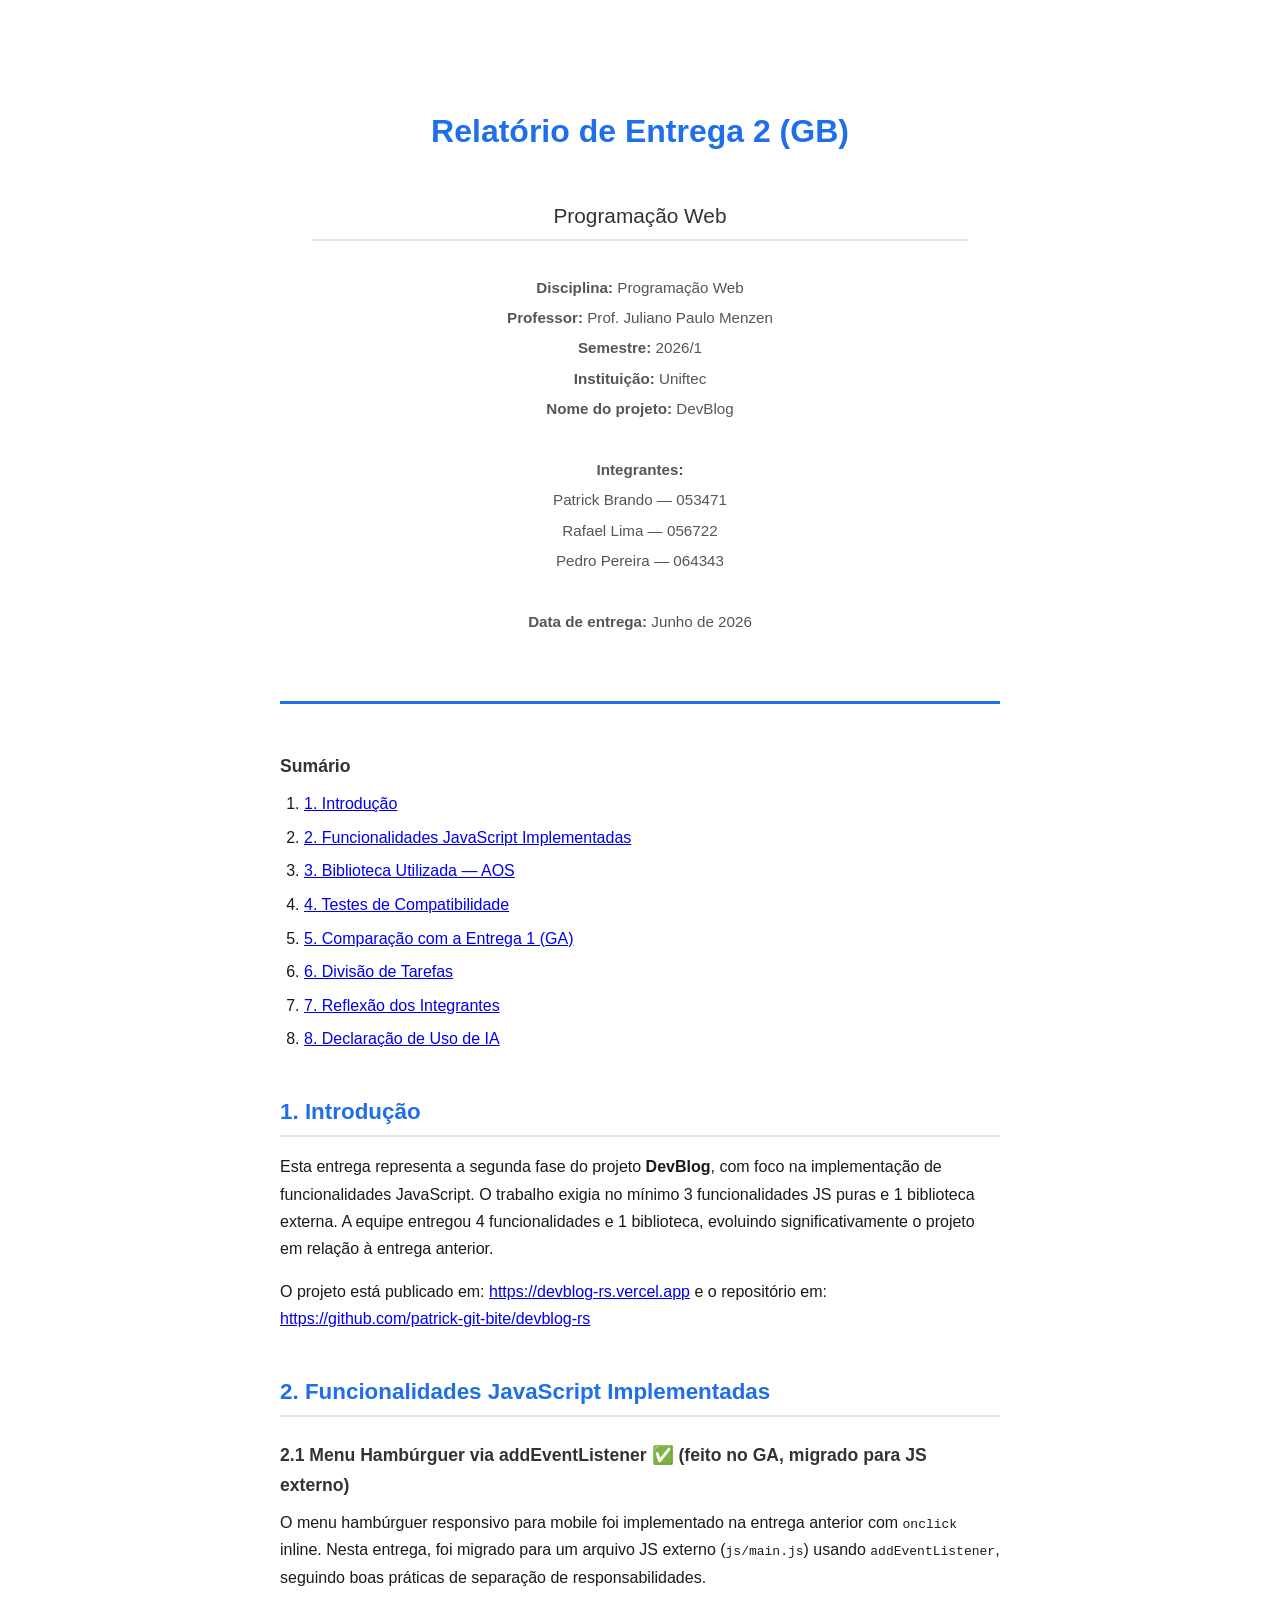
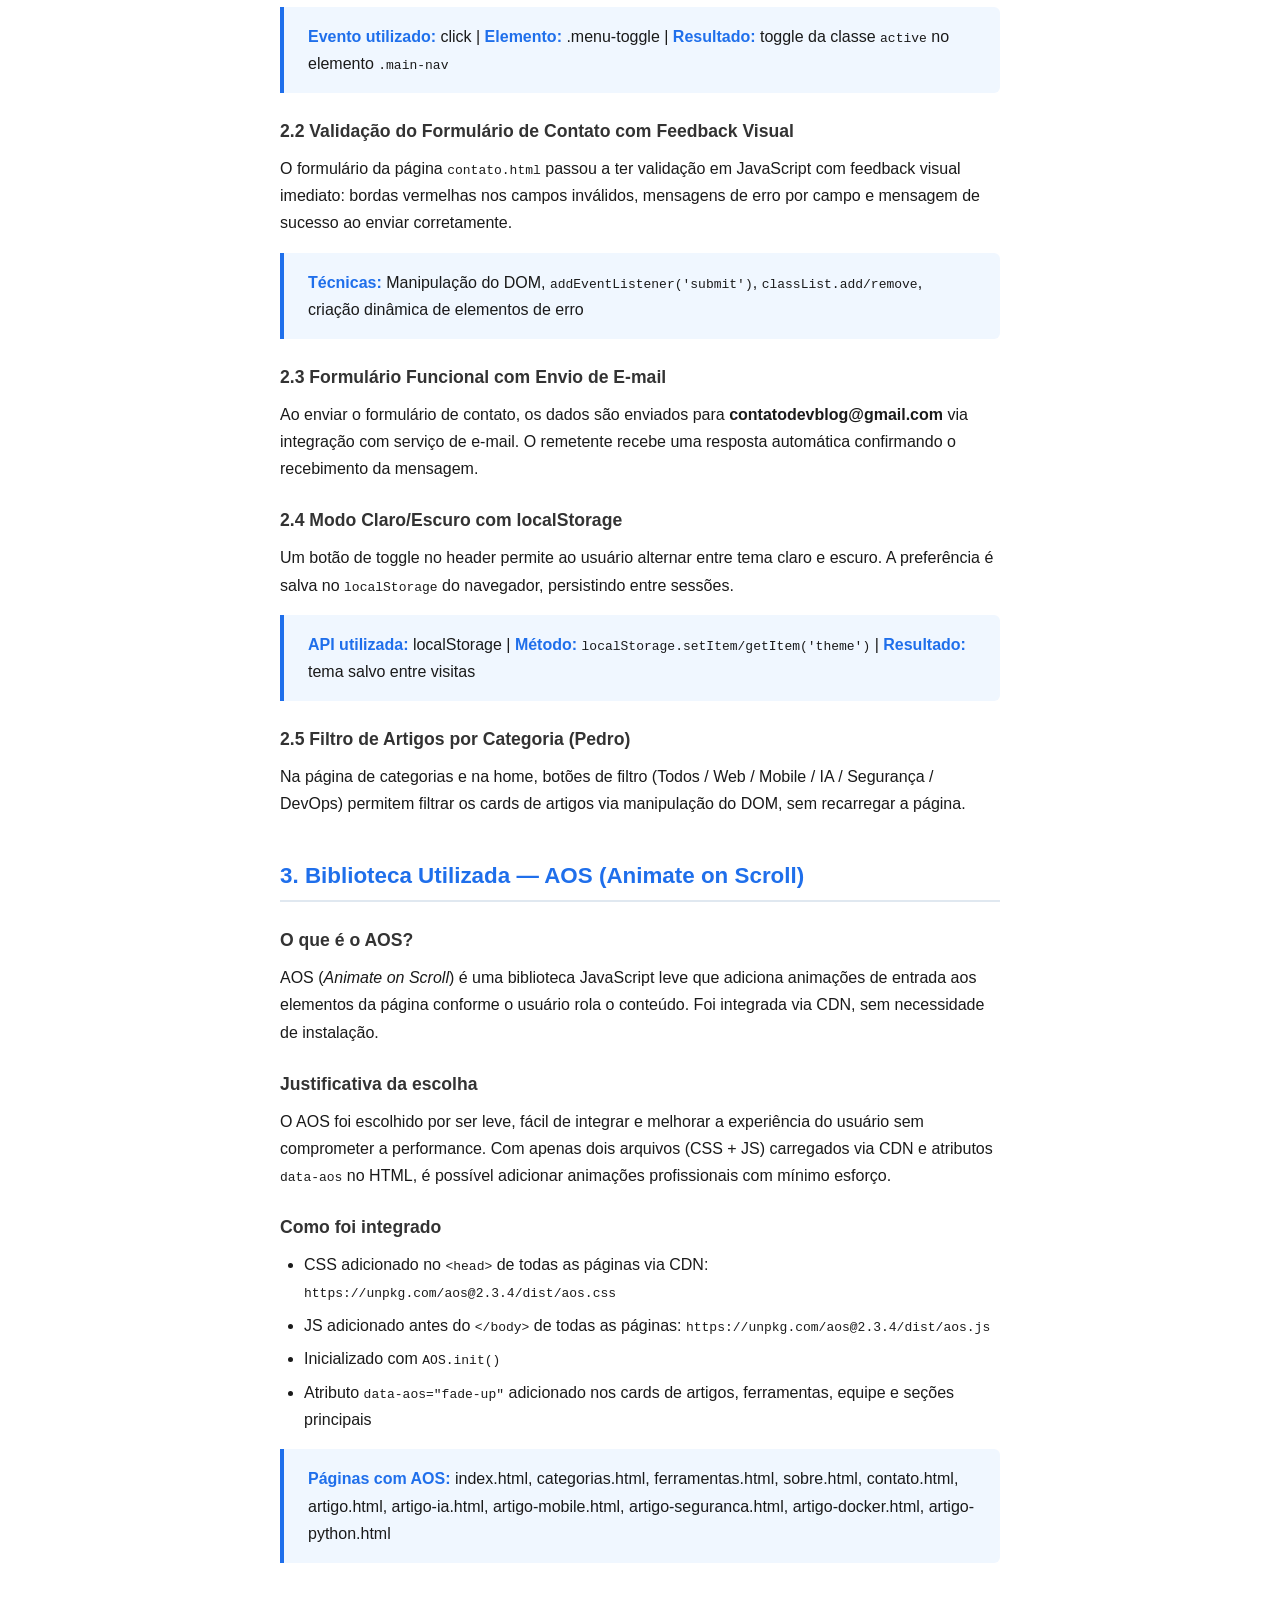
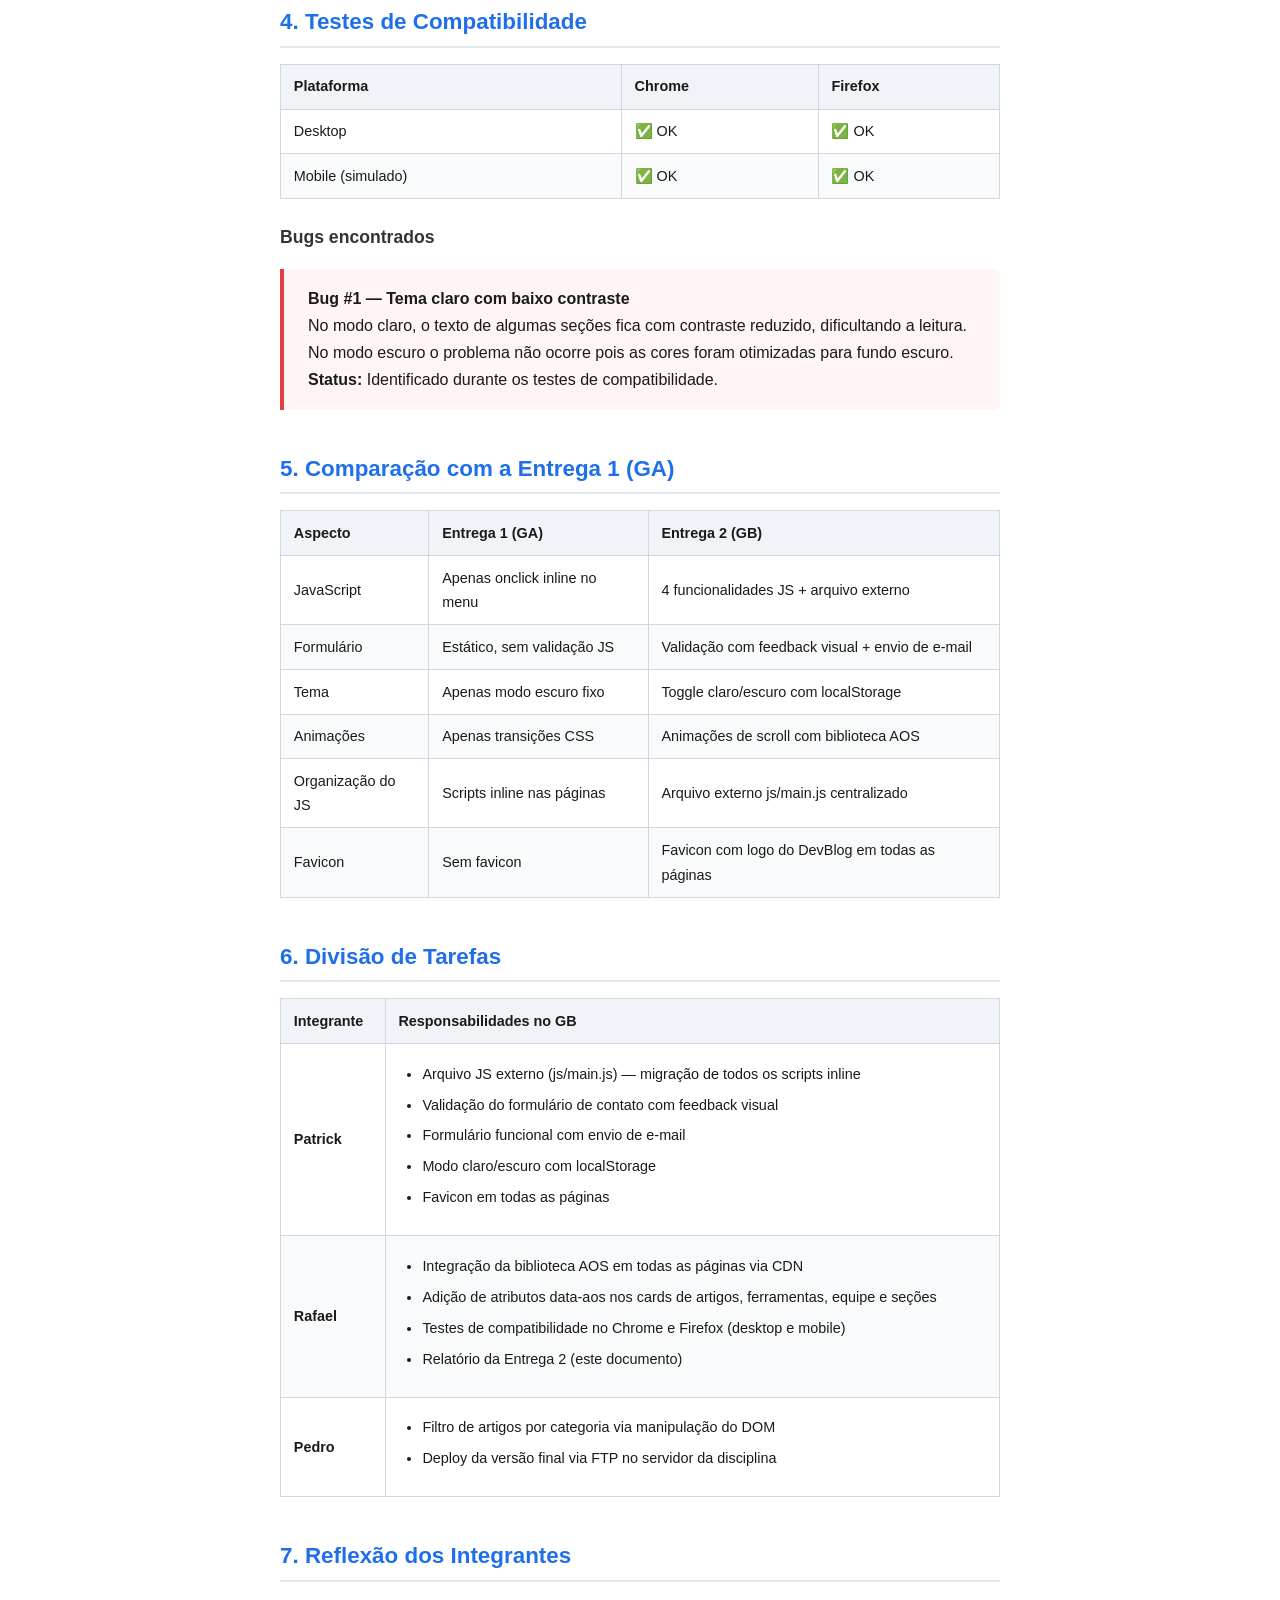
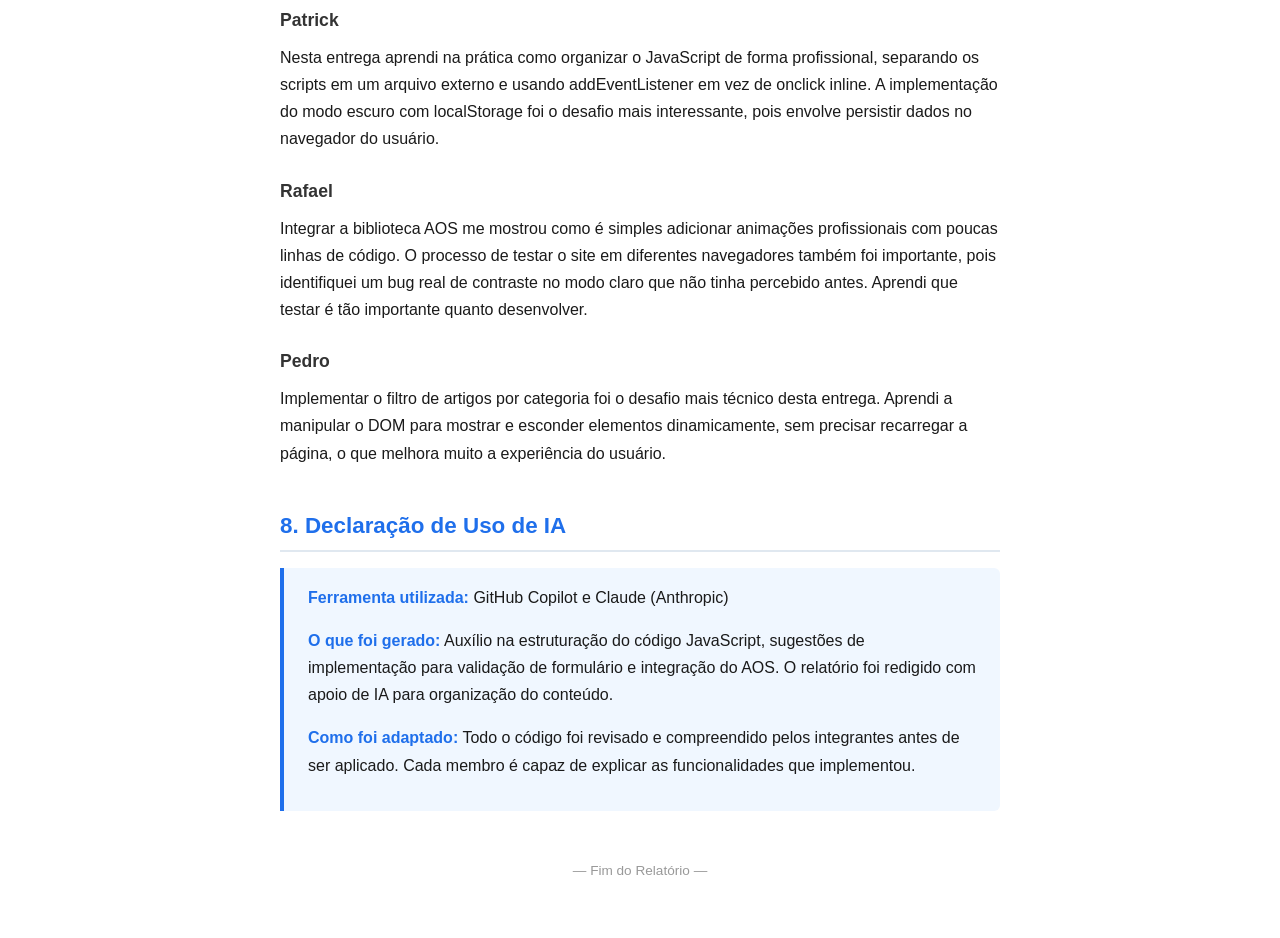
<file: docs/relatorio-gb.html>
<!DOCTYPE html>
<html lang="pt-BR">
<head>
  <meta charset="UTF-8">
  <meta name="viewport" content="width=device-width, initial-scale=1.0">
  <title>Relatório de Entrega 2 (GB) — DevBlog</title>
  <style>
    * { margin: 0; padding: 0; box-sizing: border-box; }
    body {
      font-family: 'Segoe UI', Tahoma, Geneva, Verdana, sans-serif;
      background: #ffffff;
      color: #1a1a1a;
      line-height: 1.7;
      padding: 2.5rem;
      max-width: 800px;
      margin: 0 auto;
    }

    .cover {
      text-align: center;
      padding: 4rem 2rem;
      border-bottom: 3px solid #1f6feb;
      margin-bottom: 3rem;
    }
    .cover h1 { font-size: 2rem; color: #1f6feb; margin-bottom: 0.5rem; }
    .cover h2 { font-size: 1.3rem; color: #333; margin-bottom: 2rem; font-weight: 400; }
    .cover .info { font-size: 0.95rem; color: #555; line-height: 2; }

    h2 {
      font-size: 1.4rem;
      color: #1f6feb;
      margin: 2.5rem 0 1rem;
      padding-bottom: 0.3rem;
      border-bottom: 2px solid #e0e8f0;
    }
    h3 {
      font-size: 1.1rem;
      color: #333;
      margin: 1.5rem 0 0.5rem;
    }
    p { margin-bottom: 1rem; }
    ul, ol { margin: 0.5rem 0 1rem 1.5rem; }
    li { margin-bottom: 0.4rem; }

    table {
      width: 100%;
      border-collapse: collapse;
      margin: 1rem 0 1.5rem;
      font-size: 0.9rem;
    }
    th, td {
      border: 1px solid #d0d7de;
      padding: 0.6rem 0.8rem;
      text-align: left;
    }
    th {
      background: #f0f4f8;
      font-weight: 600;
    }
    tr:nth-child(even) { background: #f8fafb; }

    .highlight {
      background: #f0f7ff;
      border-left: 4px solid #1f6feb;
      padding: 1rem 1.5rem;
      margin: 1rem 0;
      border-radius: 0 6px 6px 0;
    }
    .highlight strong { color: #1f6feb; }

    .bug {
      background: #fff5f5;
      border-left: 4px solid #e53e3e;
      padding: 1rem 1.5rem;
      margin: 1rem 0;
      border-radius: 0 6px 6px 0;
    }

    @media print {
      body { padding: 1rem; }
      .cover { page-break-after: always; }
      h2 { page-break-after: avoid; }
      table { page-break-inside: avoid; }
    }
  </style>
</head>
<body>

  <div class="cover">
    <h1>Relatório de Entrega 2 (GB)</h1>
    <h2>Programação Web</h2>
    <div class="info">
      <strong>Disciplina:</strong> Programação Web<br>
      <strong>Professor:</strong> Prof. Juliano Paulo Menzen<br>
      <strong>Semestre:</strong> 2026/1<br>
      <strong>Instituição:</strong> Uniftec<br>
      <strong>Nome do projeto:</strong> DevBlog<br><br>
      <strong>Integrantes:</strong><br>
      Patrick Brando — 053471<br>
      Rafael Lima — 056722<br>
      Pedro Pereira — 064343<br><br>
      <strong>Data de entrega:</strong> Junho de 2026
    </div>
  </div>

  <nav aria-label="Sumário">
    <h3>Sumário</h3>
    <ol>
      <li><a href="#sec1-intro">1. Introdução</a></li>
      <li><a href="#sec2-funcionalidades">2. Funcionalidades JavaScript Implementadas</a></li>
      <li><a href="#sec3-biblioteca">3. Biblioteca Utilizada — AOS</a></li>
      <li><a href="#sec4-compat">4. Testes de Compatibilidade</a></li>
      <li><a href="#sec5-comparacao">5. Comparação com a Entrega 1 (GA)</a></li>
      <li><a href="#sec6-divisao">6. Divisão de Tarefas</a></li>
      <li><a href="#sec7-reflexao">7. Reflexão dos Integrantes</a></li>
      <li><a href="#sec8-ia">8. Declaração de Uso de IA</a></li>
    </ol>
  </nav>

  <!-- 1. INTRODUÇÃO -->
  <h2 id="sec1-intro">1. Introdução</h2>
  <p>
    Esta entrega representa a segunda fase do projeto <strong>DevBlog</strong>, com foco na implementação de funcionalidades JavaScript. O trabalho exigia no mínimo 3 funcionalidades JS puras e 1 biblioteca externa. A equipe entregou 4 funcionalidades e 1 biblioteca, evoluindo significativamente o projeto em relação à entrega anterior.
  </p>
  <p>
    O projeto está publicado em: <a href="https://devblog-rs.vercel.app" target="_blank">https://devblog-rs.vercel.app</a> e o repositório em: <a href="https://github.com/patrick-git-bite/devblog-rs" target="_blank">https://github.com/patrick-git-bite/devblog-rs</a>
  </p>

  <!-- 2. FUNCIONALIDADES JS -->
  <h2 id="sec2-funcionalidades">2. Funcionalidades JavaScript Implementadas</h2>

  <h3>2.1 Menu Hambúrguer via addEventListener ✅ (feito no GA, migrado para JS externo)</h3>
  <p>
    O menu hambúrguer responsivo para mobile foi implementado na entrega anterior com <code>onclick</code> inline. Nesta entrega, foi migrado para um arquivo JS externo (<code>js/main.js</code>) usando <code>addEventListener</code>, seguindo boas práticas de separação de responsabilidades.
  </p>
  <div class="highlight">
    <strong>Evento utilizado:</strong> click | <strong>Elemento:</strong> .menu-toggle | <strong>Resultado:</strong> toggle da classe <code>active</code> no elemento <code>.main-nav</code>
  </div>

  <h3>2.2 Validação do Formulário de Contato com Feedback Visual</h3>
  <p>
    O formulário da página <code>contato.html</code> passou a ter validação em JavaScript com feedback visual imediato: bordas vermelhas nos campos inválidos, mensagens de erro por campo e mensagem de sucesso ao enviar corretamente.
  </p>
  <div class="highlight">
    <strong>Técnicas:</strong> Manipulação do DOM, <code>addEventListener('submit')</code>, <code>classList.add/remove</code>, criação dinâmica de elementos de erro
  </div>

  <h3>2.3 Formulário Funcional com Envio de E-mail</h3>
  <p>
    Ao enviar o formulário de contato, os dados são enviados para <strong>contatodevblog@gmail.com</strong> via integração com serviço de e-mail. O remetente recebe uma resposta automática confirmando o recebimento da mensagem.
  </p>

  <h3>2.4 Modo Claro/Escuro com localStorage</h3>
  <p>
    Um botão de toggle no header permite ao usuário alternar entre tema claro e escuro. A preferência é salva no <code>localStorage</code> do navegador, persistindo entre sessões.
  </p>
  <div class="highlight">
    <strong>API utilizada:</strong> localStorage | <strong>Método:</strong> <code>localStorage.setItem/getItem('theme')</code> | <strong>Resultado:</strong> tema salvo entre visitas
  </div>

  <h3>2.5 Filtro de Artigos por Categoria (Pedro)</h3>
  <p>
    Na página de categorias e na home, botões de filtro (Todos / Web / Mobile / IA / Segurança / DevOps) permitem filtrar os cards de artigos via manipulação do DOM, sem recarregar a página.
  </p>

  <!-- 3. BIBLIOTECA AOS -->
  <h2 id="sec3-biblioteca">3. Biblioteca Utilizada — AOS (Animate on Scroll)</h2>

  <h3>O que é o AOS?</h3>
  <p>
    AOS (<em>Animate on Scroll</em>) é uma biblioteca JavaScript leve que adiciona animações de entrada aos elementos da página conforme o usuário rola o conteúdo. Foi integrada via CDN, sem necessidade de instalação.
  </p>

  <h3>Justificativa da escolha</h3>
  <p>
    O AOS foi escolhido por ser leve, fácil de integrar e melhorar a experiência do usuário sem comprometer a performance. Com apenas dois arquivos (CSS + JS) carregados via CDN e atributos <code>data-aos</code> no HTML, é possível adicionar animações profissionais com mínimo esforço.
  </p>

  <h3>Como foi integrado</h3>
  <ul>
    <li>CSS adicionado no <code>&lt;head&gt;</code> de todas as páginas via CDN: <code>https://unpkg.com/aos@2.3.4/dist/aos.css</code></li>
    <li>JS adicionado antes do <code>&lt;/body&gt;</code> de todas as páginas: <code>https://unpkg.com/aos@2.3.4/dist/aos.js</code></li>
    <li>Inicializado com <code>AOS.init()</code></li>
    <li>Atributo <code>data-aos="fade-up"</code> adicionado nos cards de artigos, ferramentas, equipe e seções principais</li>
  </ul>

  <div class="highlight">
    <strong>Páginas com AOS:</strong> index.html, categorias.html, ferramentas.html, sobre.html, contato.html, artigo.html, artigo-ia.html, artigo-mobile.html, artigo-seguranca.html, artigo-docker.html, artigo-python.html
  </div>

  <!-- 4. TESTES DE COMPATIBILIDADE -->
  <h2 id="sec4-compat">4. Testes de Compatibilidade</h2>

  <table>
    <thead>
      <tr>
        <th>Plataforma</th>
        <th>Chrome</th>
        <th>Firefox</th>
      </tr>
    </thead>
    <tbody>
      <tr>
        <td>Desktop</td>
        <td>✅ OK</td>
        <td>✅ OK</td>
      </tr>
      <tr>
        <td>Mobile (simulado)</td>
        <td>✅ OK</td>
        <td>✅ OK</td>
      </tr>
    </tbody>
  </table>

  <h3>Bugs encontrados</h3>

  <div class="bug">
    <strong>Bug #1 — Tema claro com baixo contraste</strong><br>
    No modo claro, o texto de algumas seções fica com contraste reduzido, dificultando a leitura. No modo escuro o problema não ocorre pois as cores foram otimizadas para fundo escuro. <br>
    <strong>Status:</strong> Identificado durante os testes de compatibilidade.
  </div>

  <!-- 5. COMPARAÇÃO COM GA -->
  <h2 id="sec5-comparacao">5. Comparação com a Entrega 1 (GA)</h2>

  <table>
    <thead>
      <tr>
        <th>Aspecto</th>
        <th>Entrega 1 (GA)</th>
        <th>Entrega 2 (GB)</th>
      </tr>
    </thead>
    <tbody>
      <tr>
        <td>JavaScript</td>
        <td>Apenas onclick inline no menu</td>
        <td>4 funcionalidades JS + arquivo externo</td>
      </tr>
      <tr>
        <td>Formulário</td>
        <td>Estático, sem validação JS</td>
        <td>Validação com feedback visual + envio de e-mail</td>
      </tr>
      <tr>
        <td>Tema</td>
        <td>Apenas modo escuro fixo</td>
        <td>Toggle claro/escuro com localStorage</td>
      </tr>
      <tr>
        <td>Animações</td>
        <td>Apenas transições CSS</td>
        <td>Animações de scroll com biblioteca AOS</td>
      </tr>
      <tr>
        <td>Organização do JS</td>
        <td>Scripts inline nas páginas</td>
        <td>Arquivo externo js/main.js centralizado</td>
      </tr>
      <tr>
        <td>Favicon</td>
        <td>Sem favicon</td>
        <td>Favicon com logo do DevBlog em todas as páginas</td>
      </tr>
    </tbody>
  </table>

  <!-- 6. DIVISÃO DE TAREFAS -->
  <h2 id="sec6-divisao">6. Divisão de Tarefas</h2>

  <table>
    <thead>
      <tr>
        <th>Integrante</th>
        <th>Responsabilidades no GB</th>
      </tr>
    </thead>
    <tbody>
      <tr>
        <td><strong>Patrick</strong></td>
        <td>
          <ul>
            <li>Arquivo JS externo (js/main.js) — migração de todos os scripts inline</li>
            <li>Validação do formulário de contato com feedback visual</li>
            <li>Formulário funcional com envio de e-mail</li>
            <li>Modo claro/escuro com localStorage</li>
            <li>Favicon em todas as páginas</li>
          </ul>
        </td>
      </tr>
      <tr>
        <td><strong>Rafael</strong></td>
        <td>
          <ul>
            <li>Integração da biblioteca AOS em todas as páginas via CDN</li>
            <li>Adição de atributos data-aos nos cards de artigos, ferramentas, equipe e seções</li>
            <li>Testes de compatibilidade no Chrome e Firefox (desktop e mobile)</li>
            <li>Relatório da Entrega 2 (este documento)</li>
          </ul>
        </td>
      </tr>
      <tr>
        <td><strong>Pedro</strong></td>
        <td>
          <ul>
            <li>Filtro de artigos por categoria via manipulação do DOM</li>
            <li>Deploy da versão final via FTP no servidor da disciplina</li>
          </ul>
        </td>
      </tr>
    </tbody>
  </table>

  <!-- 7. REFLEXÃO -->
  <h2 id="sec7-reflexao">7. Reflexão dos Integrantes</h2>

  <h3>Patrick</h3>
  <p>
    Nesta entrega aprendi na prática como organizar o JavaScript de forma profissional, separando os scripts em um arquivo externo e usando addEventListener em vez de onclick inline. A implementação do modo escuro com localStorage foi o desafio mais interessante, pois envolve persistir dados no navegador do usuário.
  </p>

  <h3>Rafael</h3>
  <p>
    Integrar a biblioteca AOS me mostrou como é simples adicionar animações profissionais com poucas linhas de código. O processo de testar o site em diferentes navegadores também foi importante, pois identifiquei um bug real de contraste no modo claro que não tinha percebido antes. Aprendi que testar é tão importante quanto desenvolver.
  </p>

  <h3>Pedro</h3>
  <p>
    Implementar o filtro de artigos por categoria foi o desafio mais técnico desta entrega. Aprendi a manipular o DOM para mostrar e esconder elementos dinamicamente, sem precisar recarregar a página, o que melhora muito a experiência do usuário.
  </p>

  <!-- 8. USO DE IA -->
  <h2 id="sec8-ia">8. Declaração de Uso de IA</h2>
  <div class="highlight">
    <p><strong>Ferramenta utilizada:</strong> GitHub Copilot e Claude (Anthropic)</p>
    <p><strong>O que foi gerado:</strong> Auxílio na estruturação do código JavaScript, sugestões de implementação para validação de formulário e integração do AOS. O relatório foi redigido com apoio de IA para organização do conteúdo.</p>
    <p><strong>Como foi adaptado:</strong> Todo o código foi revisado e compreendido pelos integrantes antes de ser aplicado. Cada membro é capaz de explicar as funcionalidades que implementou.</p>
  </div>

  <p style="text-align:center; color:#999; margin-top:3rem; font-size:0.85rem;">
    — Fim do Relatório —
  </p>

</body>
</html>
</file>
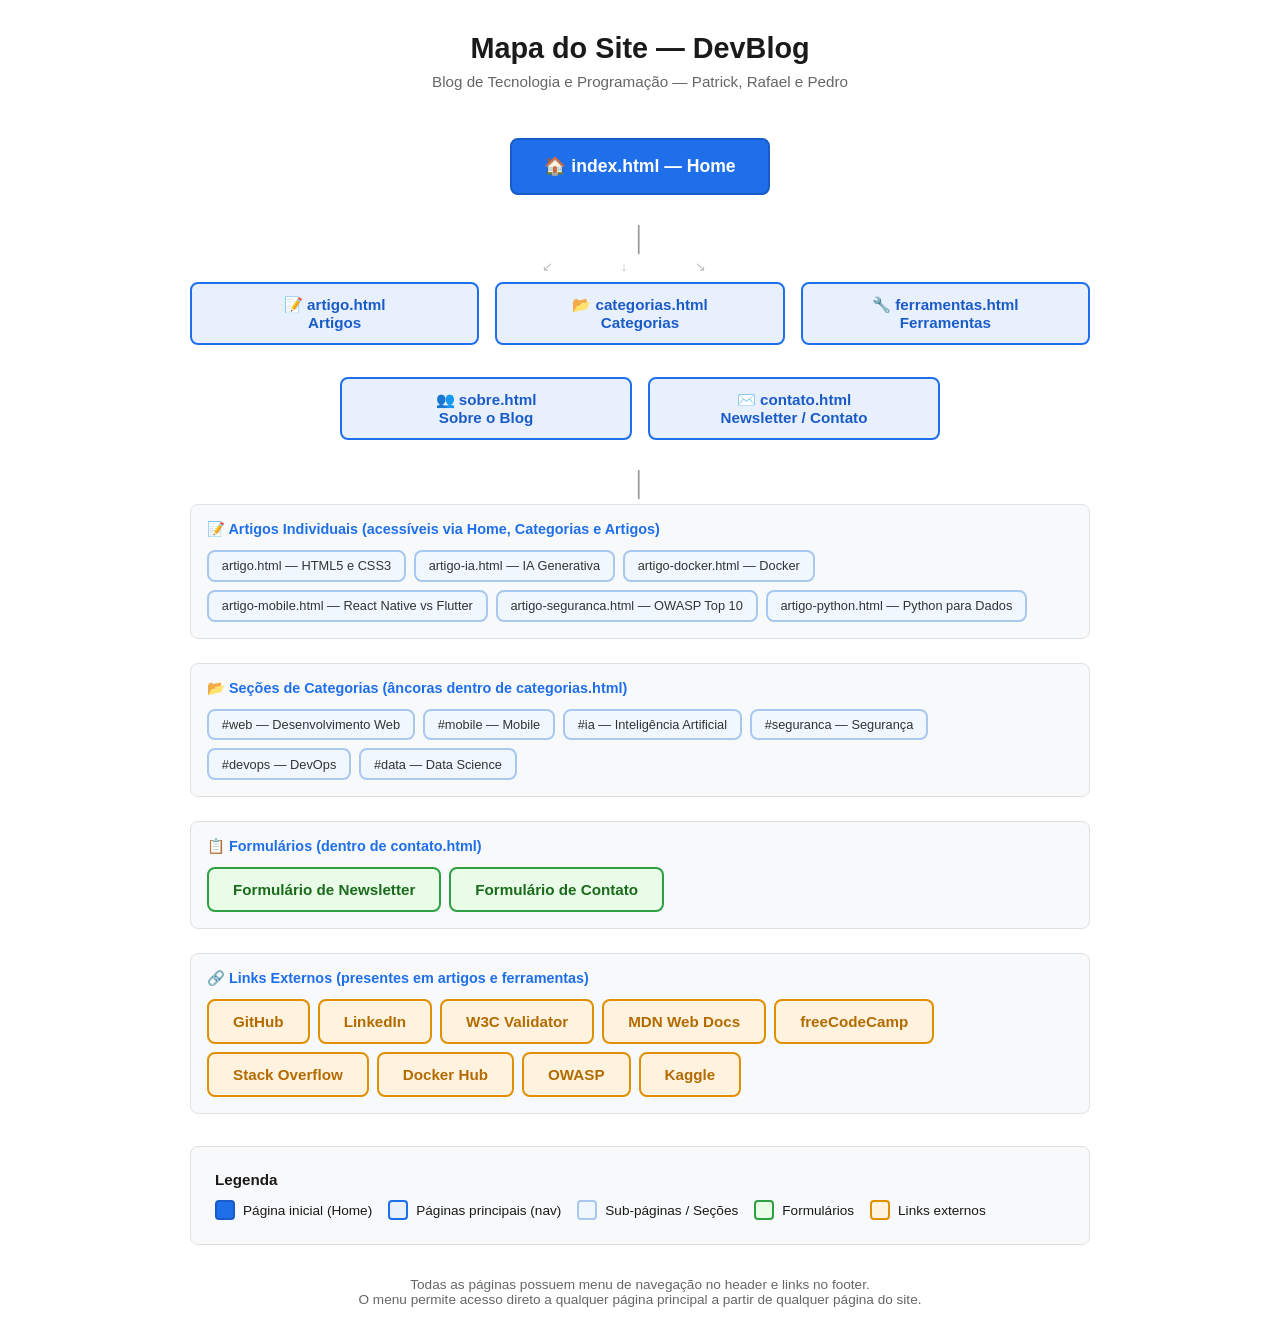
<file: docs/sitemap.html>
<!DOCTYPE html>
<html lang="pt-BR">
<head>
  <meta charset="UTF-8">
  <meta name="viewport" content="width=device-width, initial-scale=1.0">
  <title>Mapa do Site — DevBlog</title>
  <!-- Este é o mapa do site visual do DevBlog, mostrando a estrutura hierárquica das páginas. Usa estilos CSS inline para layout visual, grids e responsividade. Serve para documentação e navegação. -->
  <style>
    * { margin: 0; padding: 0; box-sizing: border-box; }
    body {
      font-family: 'Segoe UI', Tahoma, Geneva, Verdana, sans-serif;
      background: #ffffff;
      color: #1a1a1a;
      padding: 2rem;
    }
    h1 {
      text-align: center;
      font-size: 1.8rem;
      margin-bottom: 0.5rem;
    }
    .subtitle {
      text-align: center;
      color: #666;
      margin-bottom: 3rem;
      font-size: 0.95rem;
    }
    .sitemap {
      max-width: 900px;
      margin: 0 auto;
    }

    /* Nível 0 — Home */
    .level-0 {
      text-align: center;
      margin-bottom: 2rem;
    }
    .node {
      display: inline-block;
      padding: 0.75rem 1.5rem;
      border-radius: 8px;
      font-weight: 600;
      font-size: 0.95rem;
      border: 2px solid;
    }
    .node-home {
      background: #1f6feb;
      color: #fff;
      border-color: #1a5cc7;
      font-size: 1.1rem;
      padding: 1rem 2rem;
    }

    /* Conector vertical */
    .connector {
      text-align: center;
      font-size: 1.5rem;
      color: #999;
      line-height: 1;
      margin-bottom: 0.5rem;
    }

    /* Nível 1 — Páginas principais */
    .level-1 {
      display: grid;
      grid-template-columns: repeat(3, 1fr);
      gap: 1rem;
      margin-bottom: 2rem;
    }
    .level-1-item {
      text-align: center;
    }
    .node-page {
      background: #e8f0fe;
      color: #1a5cc7;
      border-color: #1f6feb;
      width: 100%;
    }

    /* Nível 2 — Sub-páginas */
    .level-2-group {
      margin-bottom: 1.5rem;
      padding: 1rem;
      background: #f8f9fa;
      border-radius: 8px;
      border: 1px solid #e0e0e0;
    }
    .level-2-title {
      font-weight: 600;
      color: #1f6feb;
      margin-bottom: 0.75rem;
      font-size: 0.9rem;
    }
    .level-2-items {
      display: flex;
      flex-wrap: wrap;
      gap: 0.5rem;
    }
    .node-sub {
      background: #f0f7ff;
      color: #333;
      border-color: #a8c8f0;
      font-size: 0.8rem;
      padding: 0.4rem 0.8rem;
      font-weight: 500;
    }
    .node-form {
      background: #e8fce8;
      color: #1a6b1a;
      border-color: #2ea043;
    }
    .node-external {
      background: #fff3e0;
      color: #b36b00;
      border-color: #e09000;
    }

    /* Legenda */
    .legend {
      margin-top: 2rem;
      padding: 1.5rem;
      background: #f8f9fa;
      border-radius: 8px;
      border: 1px solid #e0e0e0;
    }
    .legend h3 {
      margin-bottom: 0.75rem;
      font-size: 0.95rem;
    }
    .legend-items {
      display: flex;
      flex-wrap: wrap;
      gap: 1rem;
    }
    .legend-item {
      display: flex;
      align-items: center;
      gap: 0.5rem;
      font-size: 0.85rem;
    }
    .legend-color {
      width: 20px;
      height: 20px;
      border-radius: 4px;
      border: 2px solid;
    }

    /* Arrow lines */
    .arrows {
      text-align: center;
      color: #bbb;
      margin: 0.5rem 0;
      font-size: 0.8rem;
      letter-spacing: 2rem;
    }

    /* Info */
    .info {
      margin-top: 2rem;
      font-size: 0.85rem;
      color: #666;
      text-align: center;
    }

    @media print {
      body { padding: 0.5rem; font-size: 0.8rem; }
      h1 { font-size: 1.4rem; margin-bottom: 0.3rem; }
      .subtitle { margin-bottom: 1.5rem; }
      .legend { break-inside: avoid; padding: 1rem; }
      .level-2-group { break-inside: avoid; margin-bottom: 0.8rem; padding: 0.7rem; }
      .level-1 { break-inside: avoid; margin-bottom: 1rem; }
      .node { padding: 0.4rem 0.8rem; font-size: 0.75rem; }
      .node-home { padding: 0.6rem 1.2rem; font-size: 0.9rem; }
      .node-sub { padding: 0.3rem 0.6rem; font-size: 0.7rem; }
      .connector { margin-bottom: 0.3rem; }
      .level-0 { margin-bottom: 1rem; }
      .info { margin-top: 1rem; }
    }
  </style>
</head>
<body>

  <h1>Mapa do Site — DevBlog</h1>
  <p class="subtitle">Blog de Tecnologia e Programação — Patrick, Rafael e Pedro</p>

  <div class="sitemap">
    <!-- Estrutura visual hierárquica: nível 0 (home), conectores, níveis 1 (páginas principais), níveis 2 (sub-páginas, formulários, externos), legenda e info. -->

    <!-- HOME -->
    <div class="level-0">
      <span class="node node-home">🏠 index.html — Home</span>
    </div>

    <div class="connector">│</div>
    <div class="arrows">↙ ↓ ↘</div>

    <!-- NÍVEL 1 — PÁGINAS PRINCIPAIS -->
    <div class="level-1">
      <div class="level-1-item">
        <span class="node node-page">📝 artigo.html<br>Artigos</span>
      </div>
      <div class="level-1-item">
        <span class="node node-page">📂 categorias.html<br>Categorias</span>
      </div>
      <div class="level-1-item">
        <span class="node node-page">🔧 ferramentas.html<br>Ferramentas</span>
      </div>
    </div>

    <div class="level-1" style="grid-template-columns: repeat(2, 1fr); max-width: 600px; margin: 0 auto 2rem;">
      <div class="level-1-item">
        <span class="node node-page">👥 sobre.html<br>Sobre o Blog</span>
      </div>
      <div class="level-1-item">
        <span class="node node-page">✉️ contato.html<br>Newsletter / Contato</span>
      </div>
    </div>

    <div class="connector">│</div>

    <!-- NÍVEL 2 — SUB-PÁGINAS DE ARTIGOS -->
    <div class="level-2-group">
      <div class="level-2-title">📝 Artigos Individuais (acessíveis via Home, Categorias e Artigos)</div>
      <div class="level-2-items">
        <span class="node node-sub">artigo.html — HTML5 e CSS3</span>
        <span class="node node-sub">artigo-ia.html — IA Generativa</span>
        <span class="node node-sub">artigo-docker.html — Docker</span>
        <span class="node node-sub">artigo-mobile.html — React Native vs Flutter</span>
        <span class="node node-sub">artigo-seguranca.html — OWASP Top 10</span>
        <span class="node node-sub">artigo-python.html — Python para Dados</span>
      </div>
    </div>

    <!-- NÍVEL 2 — CATEGORIAS (âncoras) -->
    <div class="level-2-group">
      <div class="level-2-title">📂 Seções de Categorias (âncoras dentro de categorias.html)</div>
      <div class="level-2-items">
        <span class="node node-sub">#web — Desenvolvimento Web</span>
        <span class="node node-sub">#mobile — Mobile</span>
        <span class="node node-sub">#ia — Inteligência Artificial</span>
        <span class="node node-sub">#seguranca — Segurança</span>
        <span class="node node-sub">#devops — DevOps</span>
        <span class="node node-sub">#data — Data Science</span>
      </div>
    </div>

    <!-- FORMULÁRIOS -->
    <div class="level-2-group">
      <div class="level-2-title">📋 Formulários (dentro de contato.html)</div>
      <div class="level-2-items">
        <span class="node node-form">Formulário de Newsletter</span>
        <span class="node node-form">Formulário de Contato</span>
      </div>
    </div>

    <!-- LINKS EXTERNOS -->
    <div class="level-2-group">
      <div class="level-2-title">🔗 Links Externos (presentes em artigos e ferramentas)</div>
      <div class="level-2-items">
        <span class="node node-external">GitHub</span>
        <span class="node node-external">LinkedIn</span>
        <span class="node node-external">W3C Validator</span>
        <span class="node node-external">MDN Web Docs</span>
        <span class="node node-external">freeCodeCamp</span>
        <span class="node node-external">Stack Overflow</span>
        <span class="node node-external">Docker Hub</span>
        <span class="node node-external">OWASP</span>
        <span class="node node-external">Kaggle</span>
      </div>
    </div>

    <!-- LEGENDA -->
    <div class="legend">
      <h3>Legenda</h3>
      <div class="legend-items">
        <div class="legend-item">
          <div class="legend-color" style="background: #1f6feb; border-color: #1a5cc7;"></div>
          Página inicial (Home)
        </div>
        <div class="legend-item">
          <div class="legend-color" style="background: #e8f0fe; border-color: #1f6feb;"></div>
          Páginas principais (nav)
        </div>
        <div class="legend-item">
          <div class="legend-color" style="background: #f0f7ff; border-color: #a8c8f0;"></div>
          Sub-páginas / Seções
        </div>
        <div class="legend-item">
          <div class="legend-color" style="background: #e8fce8; border-color: #2ea043;"></div>
          Formulários
        </div>
        <div class="legend-item">
          <div class="legend-color" style="background: #fff3e0; border-color: #e09000;"></div>
          Links externos
        </div>
      </div>
    </div>

    <p class="info">
      Todas as páginas possuem menu de navegação no header e links no footer.<br>
      O menu permite acesso direto a qualquer página principal a partir de qualquer página do site.
    </p>

  </div>

</body>
</html>
</file>
<file: css/style.css>
/* 
Este CSS é um arquivo de estilos para um blog temático (inspirado no GitHub Dark), focado em design responsivo e acessibilidade.
Pontos importantes gerais: Cores principais (fundo escuro #0d1117, texto claro #f0f6fc, azul #58a6ff); grids responsivos; transições suaves (0.3s); bordas arredondadas; hover com elevação/borda azul.
Estrutura: Reset/base, header/navegação, hero, conteúdo (grids de artigos/categorias), seções (ferramentas/sobre/formulários), footer, responsividade.
*/

:root {
  --color-bg: #0d1117;
  --color-surface: #161b22;
  --color-border: #30363d;
  --color-primary: #58a6ff;
  --color-text: #c9d1d9;
  --color-text-muted: #8b949e;
}

/* ===== RESET E BASE ===== */
/* Este CSS é um arquivo de estilos para um blog temático (inspirado no GitHub Dark), focado em design responsivo e acessibilidade.
Pontos importantes: Reset com box-sizing para incluir padding/bordas no tamanho total; fonte padrão Segoe UI; fundo escuro (#0d1117) e texto claro (#e0e0e0); links com transição suave ao hover; imagens responsivas. */
* {
  margin: 0;
  padding: 0;
  box-sizing: border-box;
}

html {
  scroll-behavior: smooth;
}

body {
  font-family: 'Segoe UI', Tahoma, Geneva, Verdana, sans-serif;
  line-height: 1.6;
  color: #e0e0e0;
  background-color: var(--color-bg);
}

a {
  text-decoration: none;
  color: var(--color-primary);
  transition: color 0.3s ease;
}

a:hover {
  color: #79c0ff;
}

img {
  max-width: 100%;
  height: auto;
  display: block;
}

ul {
  list-style: none;
}

/* ===== HEADER ===== */
/* Header fixo (sticky) com fundo escuro (#161b22); logo com ícone e texto destacado em azul (#58a6ff); navegação horizontal com efeitos de underline ao hover; menu mobile oculto por padrão. */
.site-header {
  background-color: var(--color-surface);
  border-bottom: 1px solid var(--color-border);
  padding: 1rem 2rem;
  position: sticky;
  top: 0;
  z-index: 100;
}

.header-container {
  max-width: 1200px;
  margin: 0 auto;
  display: flex;
  justify-content: space-between;
  align-items: center;
}

.logo {
  display: flex;
  align-items: center;
  gap: 0.5rem;
}

.logo-icon {
  font-size: 1.8rem;
}

.logo a {
  font-size: 1.5rem;
  font-weight: 700;
  color: #f0f6fc;
}

.logo a span {
  color: var(--color-primary);
}

/* ===== NAVEGAÇÃO ===== */
/* Navegação horizontal com efeitos de underline ao hover; menu mobile oculto por padrão, ativado via JavaScript. */
.main-nav ul {
  display: flex;
  gap: 1.5rem;
  align-items: center;
}

.main-nav a {
  color: var(--color-text);
  font-weight: 500;
  padding: 0.5rem 0;
  position: relative;
  transition: color 0.3s ease;
}

.main-nav a::after {
  content: '';
  position: absolute;
  bottom: 0;
  left: 0;
  width: 0;
  height: 2px;
  background-color: var(--color-primary);
  transition: width 0.3s ease;
}

.main-nav a:hover,
.main-nav a.active {
  color: var(--color-primary);
}

.main-nav a:hover::after,
.main-nav a.active::after {
  width: 100%;
}

/* Botão menu mobile */
.menu-toggle {
  display: none;
  background: none;
  border: none;
  color: var(--color-text);
  font-size: 1.5rem;
  cursor: pointer;
}

/* ===== HERO / BANNER ===== */
/* Gradiente de fundo escuro para destaque; título grande com parte azul, subtítulo e tags estilizadas; centralizado e responsivo. */
.hero {
  background: linear-gradient(135deg, var(--color-bg) 0%, var(--color-surface) 50%, #1a2332 100%);
  padding: 5rem 2rem;
  text-align: center;
  border-bottom: 1px solid var(--color-border);
}

.hero h1 {
  font-size: 2.8rem;
  color: #f0f6fc;
  margin-bottom: 1rem;
}

.hero h1 span {
  color: var(--color-primary);
}

.hero p {
  font-size: 1.2rem;
  color: var(--color-text-muted);
  max-width: 600px;
  margin: 0 auto 2rem;
}

.hero-tags {
  display: flex;
  justify-content: center;
  gap: 0.75rem;
  flex-wrap: wrap;
}

.hero-tags span {
  background-color: #21262d;
  color: var(--color-primary);
  padding: 0.4rem 1rem;
  border-radius: 2rem;
  font-size: 0.85rem;
  border: 1px solid var(--color-border);
}

/* ===== CONTEÚDO PRINCIPAL ===== */
/* Layout em grid para artigos (auto-fill, mínimo 340px), com cards hoveráveis (elevação e borda azul); página de artigo completo com header, capa e corpo formatado. */
.main-content {
  max-width: 1200px;
  margin: 0 auto;
  padding: 3rem 2rem;
}

.section-title {
  font-size: 1.8rem;
  color: #f0f6fc;
  margin-bottom: 2rem;
  padding-bottom: 0.5rem;
  border-bottom: 2px solid #58a6ff;
  display: inline-block;
}

/* ===== GRID DE ARTIGOS ===== */
/* Grid responsivo para cards de artigo com imagem, categoria, título, resumo e meta (autor/data); hover com elevação. */
.articles-grid {
  display: grid;
  grid-template-columns: repeat(auto-fill, minmax(340px, 1fr));
  gap: 2rem;
  margin-bottom: 3rem;
}

.article-card {
  background-color: var(--color-surface);
  border: 1px solid var(--color-border);
  border-radius: 8px;
  overflow: hidden;
  transition: transform 0.3s ease, border-color 0.3s ease;
}

.article-card:hover {
  transform: translateY(-4px);
  border-color: var(--color-primary);
}

.article-card-img {
  width: 100%;
  height: 200px;
  object-fit: cover;
  background-color: #21262d;
}

.article-card-body {
  padding: 1.5rem;
}

.article-card-category {
  display: inline-block;
  background-color: #1f6feb33;
  color: var(--color-primary);
  padding: 0.2rem 0.6rem;
  border-radius: 4px;
  font-size: 0.75rem;
  font-weight: 600;
  text-transform: uppercase;
  margin-bottom: 0.75rem;
}

.article-card h3 {
  color: #f0f6fc;
  font-size: 1.15rem;
  margin-bottom: 0.75rem;
  line-height: 1.4;
}

.article-card h3 a {
  color: #f0f6fc;
}

.article-card h3 a:hover {
  color: var(--color-primary);
}

.article-card p {
  color: var(--color-text-muted);
  font-size: 0.9rem;
  margin-bottom: 1rem;
}

.article-meta {
  display: flex;
  justify-content: space-between;
  align-items: center;
  color: #484f58;
  font-size: 0.8rem;
}

.article-meta .author {
  color: var(--color-primary);
}

/* ===== PÁGINA DE ARTIGO COMPLETO ===== */
/* Página com header, capa (altura 400px), corpo com headings, listas, código (fundo escuro), blockquotes e preformatado. */
.article-full {
  max-width: 800px;
  margin: 0 auto;
  padding: 3rem 2rem;
}

.article-header {
  margin-bottom: 2rem;
}

.article-header .article-card-category {
  margin-bottom: 1rem;
}

.article-header h1 {
  font-size: 2.2rem;
  color: #f0f6fc;
  margin-bottom: 1rem;
  line-height: 1.3;
}

.article-header .article-meta {
  font-size: 0.9rem;
  margin-bottom: 1.5rem;
}

.article-cover {
  width: 100%;
  height: 400px;
  object-fit: cover;
  border-radius: 8px;
  margin-bottom: 2rem;
  background-color: #21262d;
}

.article-body {
  color: var(--color-text);
  font-size: 1.05rem;
  line-height: 1.8;
}

.article-body h2 {
  color: #f0f6fc;
  font-size: 1.6rem;
  margin: 2rem 0 1rem;
  padding-bottom: 0.3rem;
  border-bottom: 1px solid var(--color-border);
}

.article-body h3 {
  color: #f0f6fc;
  font-size: 1.3rem;
  margin: 1.5rem 0 0.75rem;
}

.article-body p {
  margin-bottom: 1.2rem;
}

.article-body ul,
.article-body ol {
  margin: 1rem 0 1.2rem 1.5rem;
}

.article-body li {
  margin-bottom: 0.5rem;
  list-style: disc;
}

.article-body ol li {
  list-style: decimal;
}

.article-body code {
  background-color: #21262d;
  color: #79c0ff;
  padding: 0.15rem 0.4rem;
  border-radius: 4px;
  font-family: 'Courier New', Courier, monospace;
  font-size: 0.9rem;
}

.article-body pre {
  background-color: var(--color-surface);
  border: 1px solid var(--color-border);
  border-radius: 8px;
  padding: 1.5rem;
  overflow-x: auto;
  margin-bottom: 1.5rem;
}

.article-body pre code {
  background: none;
  padding: 0;
  font-size: 0.85rem;
  line-height: 1.6;
}

.article-body blockquote {
  border-left: 4px solid var(--color-primary);
  background-color: var(--color-surface);
  padding: 1rem 1.5rem;
  margin: 1.5rem 0;
  border-radius: 0 8px 8px 0;
  color: var(--color-text-muted);
  font-style: italic;
}

/* ===== CATEGORIAS ===== */
/* Grid de cards com ícones, títulos e contadores; hover com elevação e borda azul. */
.categories-grid {
  display: grid;
  grid-template-columns: repeat(auto-fill, minmax(280px, 1fr));
  gap: 1.5rem;
  margin-bottom: 3rem;
}

.category-card {
  background-color: var(--color-surface);
  border: 1px solid var(--color-border);
  border-radius: 8px;
  padding: 2rem;
  text-align: center;
  transition: transform 0.3s ease, border-color 0.3s ease;
}

.category-card:hover {
  transform: translateY(-4px);
  border-color: var(--color-primary);
}

.category-icon {
  font-size: 2.5rem;
  margin-bottom: 1rem;
}

.category-card h3 {
  color: #f0f6fc;
  margin-bottom: 0.5rem;
}

.category-card p {
  color: var(--color-text-muted);
  font-size: 0.9rem;
  margin-bottom: 1rem;
}

.category-count {
  color: var(--color-primary);
  font-size: 0.85rem;
  font-weight: 600;
}

/* Category card como link */
a.category-card {
  display: block;
  color: inherit;
  cursor: pointer;
}

/* ===== FILTER BUTTONS ===== */
.filter-buttons {
  display: flex;
  flex-wrap: wrap;
  gap: 0.5rem;
  justify-content: center;
  margin: 1.5rem auto 2.5rem;
  max-width: 900px;
}

.filter-btn {
  background: #21262d;
  color: #c9d1d9;
  border: 1px solid #30363d;
  border-radius: 20px;
  padding: 0.45rem 1.2rem;
  font-size: 0.9rem;
  cursor: pointer;
  transition: background 0.2s, color 0.2s, border-color 0.2s;
}

.filter-btn:hover {
  background: #30363d;
  color: #f0f6fc;
}

.filter-btn.active {
  background: #58a6ff;
  color: #0d1117;
  border-color: #58a6ff;
  font-weight: 600;
}

.category-section.hidden {
  display: none;
}

a.category-card:hover {
  color: inherit;
}

/* ===== SEÇÕES DE CATEGORIA ===== */
.category-section {
  margin-bottom: 3rem;
  padding-top: 2rem;
}

.category-description {
  color: var(--color-text-muted);
  font-size: 1rem;
  margin-bottom: 1.5rem;
  max-width: 800px;
}

/* ===== FERRAMENTAS ===== */
/* Grid de cards flexíveis com ícones, descrições e tags; hover com borda azul. */
.tools-section {
  margin-bottom: 3rem;
}

.tools-section h2 {
  font-size: 1.4rem;
  color: #f0f6fc;
  margin-bottom: 1.5rem;
  padding-left: 0.5rem;
  border-left: 3px solid var(--color-primary);
}

.tools-grid {
  display: grid;
  grid-template-columns: repeat(auto-fill, minmax(300px, 1fr));
  gap: 1.5rem;
}

.tool-card {
  background-color: var(--color-surface);
  border: 1px solid var(--color-border);
  border-radius: 8px;
  padding: 1.5rem;
  display: flex;
  gap: 1rem;
  align-items: flex-start;
  transition: border-color 0.3s ease;
}

.tool-card:hover {
  border-color: var(--color-primary);
}

.tool-icon {
  font-size: 2rem;
  min-width: 2.5rem;
  text-align: center;
}

.tool-info h3 {
  color: #f0f6fc;
  font-size: 1rem;
  margin-bottom: 0.3rem;
}

.tool-info p {
  color: var(--color-text-muted);
  font-size: 0.85rem;
  margin-bottom: 0.5rem;
}

.tool-info a {
  font-size: 0.85rem;
  font-weight: 600;
}

.tool-tag {
  display: inline-block;
  background-color: #21262d;
  color: #7ee787;
  padding: 0.15rem 0.5rem;
  border-radius: 4px;
  font-size: 0.7rem;
  margin-right: 0.3rem;
}

/* ===== SOBRE ===== */
/* Intro centralizada; grid de equipe com avatares, roles e links sociais; hover com borda azul. */
.about-intro {
  background-color: var(--color-surface);
  border: 1px solid var(--color-border);
  border-radius: 8px;
  padding: 2.5rem;
  margin-bottom: 3rem;
  text-align: center;
}

.about-intro h2 {
  color: #f0f6fc;
  font-size: 1.8rem;
  margin-bottom: 1rem;
}

.about-intro p {
  color: var(--color-text-muted);
  max-width: 700px;
  margin: 0 auto;
  font-size: 1.05rem;
}

.team-grid {
  display: grid;
  grid-template-columns: repeat(auto-fill, minmax(300px, 1fr));
  gap: 2rem;
  margin-bottom: 3rem;
}

.team-card {
  background-color: var(--color-surface);
  border: 1px solid var(--color-border);
  border-radius: 8px;
  padding: 2rem;
  text-align: center;
  transition: border-color 0.3s ease;
}

.team-card:hover {
  border-color: var(--color-primary);
}

.team-avatar {
  width: 120px;
  height: 120px;
  border-radius: 50%;
  margin: 0 auto 1.5rem;
  background-color: #21262d;
  display: flex;
  align-items: center;
  justify-content: center;
  font-size: 3rem;
  border: 3px solid var(--color-border);
}

.team-card h3 {
  color: #f0f6fc;
  margin-bottom: 0.3rem;
}

.team-role {
  color: var(--color-primary);
  font-size: 0.9rem;
  margin-bottom: 1rem;
}

.team-card p {
  color: var(--color-text-muted);
  font-size: 0.9rem;
  margin-bottom: 1rem;
}

.team-links {
  display: flex;
  justify-content: center;
  gap: 1rem;
}

.team-links a {
  color: var(--color-text-muted);
  font-size: 1.2rem;
  transition: color 0.3s ease;
}

.team-links a:hover {
  color: var(--color-primary);
}

/* ===== PROPOSTA EDITORIAL ===== */
.editorial {
  background-color: var(--color-surface);
  border: 1px solid var(--color-border);
  border-radius: 8px;
  padding: 2.5rem;
}

.editorial h2 {
  color: #f0f6fc;
  font-size: 1.5rem;
  margin-bottom: 1.5rem;
}

.editorial-items {
  display: grid;
  grid-template-columns: repeat(auto-fill, minmax(250px, 1fr));
  gap: 1.5rem;
}

.editorial-item {
  padding: 1rem;
}

.editorial-item h3 {
  color: #f0f6fc;
  font-size: 1.1rem;
  margin-bottom: 0.5rem;
}

.editorial-item p {
  color: var(--color-text-muted);
  font-size: 0.9rem;
}

/* ===== FORMULÁRIOS ===== */
/* Estilos para inputs, textarea e botões (verde/azul); foco com borda azul e sombra; grid para linhas duplas. */
.form-section {
  background-color: var(--color-surface);
  border: 1px solid var(--color-border);
  border-radius: 8px;
  padding: 2.5rem;
  margin-bottom: 3rem;
}

.form-section h2 {
  color: #f0f6fc;
  font-size: 1.5rem;
  margin-bottom: 0.5rem;
}

.form-section > p {
  color: var(--color-text-muted);
  margin-bottom: 2rem;
}

.form-group {
  margin-bottom: 1.5rem;
}

.form-group label {
  display: block;
  color: var(--color-text);
  font-weight: 500;
  margin-bottom: 0.5rem;
  font-size: 0.9rem;
}

.form-group input,
.form-group textarea,
.form-group select {
  width: 100%;
  padding: 0.75rem 1rem;
  background-color: var(--color-bg);
  border: 1px solid var(--color-border);
  border-radius: 6px;
  color: var(--color-text);
  font-size: 0.95rem;
  font-family: inherit;
  transition: border-color 0.3s ease;
}

.form-group input:focus,
.form-group textarea:focus,
.form-group select:focus {
  outline: none;
  border-color: var(--color-primary);
  box-shadow: 0 0 0 3px rgba(88, 166, 255, 0.15);
}

.form-group textarea {
  resize: vertical;
  min-height: 140px;
}

.form-row {
  display: grid;
  grid-template-columns: 1fr 1fr;
  gap: 1.5rem;
}

.btn {
  display: inline-block;
  padding: 0.75rem 2rem;
  background-color: #238636;
  color: #ffffff;
  border: 1px solid #2ea043;
  border-radius: 6px;
  font-size: 1rem;
  font-weight: 600;
  cursor: pointer;
  transition: background-color 0.3s ease;
}

.btn:hover {
  background-color: #2ea043;
  color: #ffffff;
}

.btn-primary {
  background-color: #1f6feb;
  border-color: #388bfd;
}

.btn-primary:hover {
  background-color: #388bfd;
}

/* ===== NEWSLETTER INLINE ===== */
.newsletter-inline {
  display: flex;
  gap: 0.75rem;
  max-width: 500px;
}

.newsletter-inline input {
  flex: 1;
  padding: 0.75rem 1rem;
  background-color: var(--color-bg);
  border: 1px solid var(--color-border);
  border-radius: 6px;
  color: var(--color-text);
  font-size: 0.95rem;
}

.newsletter-inline input:focus {
  outline: none;
  border-color: var(--color-primary);
}

/* ===== INFO DE CONTATO ===== */
.contact-info {
  display: grid;
  grid-template-columns: repeat(auto-fill, minmax(250px, 1fr));
  gap: 1.5rem;
  margin-bottom: 3rem;
}

.contact-item {
  background-color: var(--color-surface);
  border: 1px solid var(--color-border);
  border-radius: 8px;
  padding: 1.5rem;
  text-align: center;
}

.contact-item-icon {
  font-size: 2rem;
  margin-bottom: 0.75rem;
}

.contact-item h3 {
  color: #f0f6fc;
  font-size: 1rem;
  margin-bottom: 0.3rem;
}

.contact-item p {
  color: var(--color-text-muted);
  font-size: 0.9rem;
}

/* ===== FOOTER ===== */
/* Três colunas (sobre, links, social); ícones sociais com hover; bottom com copyright. */
.site-footer {
  background-color: var(--color-surface);
  border-top: 1px solid var(--color-border);
  padding: 3rem 2rem 1.5rem;
  margin-top: 3rem;
}

.footer-container {
  max-width: 1200px;
  margin: 0 auto;
  display: grid;
  grid-template-columns: 2fr 1fr 1fr;
  gap: 2rem;
  margin-bottom: 2rem;
}

.footer-about h3,
.footer-links h3,
.footer-social h3 {
  color: #f0f6fc;
  font-size: 1.1rem;
  margin-bottom: 1rem;
}

.footer-about p {
  color: var(--color-text-muted);
  font-size: 0.9rem;
}

.footer-links ul {
  display: flex;
  flex-direction: column;
  gap: 0.5rem;
}

.footer-links a {
  color: var(--color-text-muted);
  font-size: 0.9rem;
}

.footer-links a:hover {
  color: var(--color-primary);
}

.footer-social .social-icons {
  display: flex;
  gap: 1rem;
}

.footer-social .social-icons a {
  display: flex;
  align-items: center;
  justify-content: center;
  width: 40px;
  height: 40px;
  background-color: #21262d;
  border-radius: 8px;
  color: var(--color-text-muted);
  font-size: 1.2rem;
  transition: background-color 0.3s ease, color 0.3s ease;
}

.footer-social .social-icons a:hover {
  background-color: var(--color-primary);
  color: #ffffff;
}

.footer-bottom {
  max-width: 1200px;
  margin: 0 auto;
  padding-top: 1.5rem;
  border-top: 1px solid var(--color-border);
  text-align: center;
  color: #484f58;
  font-size: 0.85rem;
}

/* ===== BREADCRUMB ===== */
.breadcrumb {
  padding: 1rem 0;
  color: var(--color-text-muted);
  font-size: 0.85rem;
}

.breadcrumb a {
  color: var(--color-text-muted);
}

.breadcrumb a:hover {
  color: var(--color-primary);
}

.breadcrumb span {
  margin: 0 0.4rem;
}

/* ===== PÁGINA INTERNA HEADER ===== */
.page-header {
  background: linear-gradient(135deg, var(--color-bg) 0%, var(--color-surface) 100%);
  padding: 3rem 2rem;
  text-align: center;
  border-bottom: 1px solid var(--color-border);
}

.page-header h1 {
  font-size: 2.2rem;
  color: #f0f6fc;
  margin-bottom: 0.5rem;
}

.page-header p {
  color: var(--color-text-muted);
  font-size: 1.05rem;
}

/* ===== RESPONSIVIDADE ===== */
/* Breakpoints: 768px (tablet) e 480px (mobile); grids 1 coluna; menu mobile vertical; tamanhos ajustados. */
@media (max-width: 768px) {
  /* Header mobile */
  .header-container {
    flex-wrap: wrap;
  }

  .menu-toggle {
    display: block;
  }

  .main-nav {
    display: none;
    width: 100%;
    order: 3;
  }

  .main-nav.active {
    display: block;
  }

  .main-nav ul {
    flex-direction: column;
    gap: 0;
    margin-top: 1rem;
  }

  .main-nav li {
    border-top: 1px solid var(--color-border);
  }

  .main-nav a {
    display: block;
    padding: 0.75rem 0;
  }

  /* Hero */
  .hero {
    padding: 3rem 1.5rem;
  }

  .hero h1 {
    font-size: 1.8rem;
  }

  .hero p {
    font-size: 1rem;
  }

  /* Grids */
  .articles-grid {
    grid-template-columns: 1fr;
  }

  .categories-grid {
    grid-template-columns: 1fr;
  }

  .tools-grid {
    grid-template-columns: 1fr;
  }

  .team-grid {
    grid-template-columns: 1fr;
  }

  .editorial-items {
    grid-template-columns: 1fr;
  }

  .contact-info {
    grid-template-columns: 1fr;
  }

  /* Form */
  .form-row {
    grid-template-columns: 1fr;
  }

  .newsletter-inline {
    flex-direction: column;
  }

  /* Footer */
  .footer-container {
    grid-template-columns: 1fr;
  }

  /* Artigo */
  .article-full {
    padding: 2rem 1.5rem;
  }

  .article-header h1 {
    font-size: 1.6rem;
  }

  .article-cover {
    height: 250px;
  }

  /* Page header */
  .page-header {
    padding: 2rem 1.5rem;
  }

  .page-header h1 {
    font-size: 1.6rem;
  }
}

@media (max-width: 480px) {
  .hero h1 {
    font-size: 1.5rem;
  }

  .section-title {
    font-size: 1.4rem;
  }

  .article-card-body {
    padding: 1rem;
  }

  .form-section {
    padding: 1.5rem;
  }

  .about-intro {
    padding: 1.5rem;
  }
}

/* ===== BOTÃO TOGGLE DE TEMA ===== */
/* Botão para alternar entre modo escuro e claro, posicionado no header */
.theme-toggle {
  background: none;
  border: 2px solid var(--color-border);
  border-radius: 50%;
  width: 40px;
  height: 40px;
  font-size: 1.2rem;
  cursor: pointer;
  display: flex;
  align-items: center;
  justify-content: center;
  transition: border-color 0.3s ease, transform 0.3s ease;
  margin-left: 1rem;
}

.theme-toggle:hover {
  border-color: var(--color-primary);
  transform: rotate(20deg);
}

/* ===== MODO CLARO ===== */
/* Variáveis de cor sobrepostas para o tema light */
body.light-mode {
  --color-bg: #ffffff;
  --color-surface: #f6f8fa;
  --color-border: #d0d7de;
  --color-primary: #0969da;
  --color-text: #1f2328;
  --color-text-muted: #656d76;
}

body.light-mode {
  background-color: var(--color-bg);
  color: var(--color-text);
}

body.light-mode .site-header {
  background-color: var(--color-surface);
  border-bottom-color: var(--color-border);
}

body.light-mode .main-nav a {
  color: var(--color-text);
}

body.light-mode .main-nav a:hover,
body.light-mode .main-nav a.active {
  color: var(--color-primary);
}

body.light-mode .hero {
  background: linear-gradient(135deg, #f0f4f8 0%, #e8eef5 100%);
}

body.light-mode .hero h1 {
  color: var(--color-text);
}

body.light-mode .hero h1 span {
  color: var(--color-primary);
}

body.light-mode .hero p {
  color: var(--color-text-muted);
}

body.light-mode .article-card,
body.light-mode .category-card,
body.light-mode .tool-card {
  background-color: var(--color-surface);
  border-color: var(--color-border);
}

body.light-mode .article-card:hover,
body.light-mode .category-card:hover,
body.light-mode .tool-card:hover {
  border-color: var(--color-primary);
}

body.light-mode .article-card h3,
body.light-mode .category-card h3,
body.light-mode .tool-card h3 {
  color: var(--color-text);
}

body.light-mode .article-card p,
body.light-mode .category-card p,
body.light-mode .tool-card p {
  color: var(--color-text-muted);
}

body.light-mode .site-footer {
  background-color: var(--color-surface);
  border-top: 1px solid var(--color-border);
  color: var(--color-text-muted);
}

body.light-mode .site-footer h3 {
  color: var(--color-text);
}

body.light-mode .site-footer a {
  color: var(--color-text-muted);
}

body.light-mode .site-footer a:hover {
  color: var(--color-primary);
}

body.light-mode .page-header {
  background: linear-gradient(135deg, #e8eef5 0%, #f0f4f8 100%);
}

body.light-mode .page-header h1 {
  color: var(--color-text);
}

body.light-mode .form-section {
  background-color: var(--color-surface);
  border-color: var(--color-border);
}

body.light-mode input,
body.light-mode select,
body.light-mode textarea {
  background-color: var(--color-bg);
  border-color: var(--color-border);
  color: var(--color-text);
}

body.light-mode .article-body {
  color: var(--color-text);
}

body.light-mode .article-body pre,
body.light-mode .article-body code {
  background-color: #f0f4f8;
  color: #1f2328;
}

body.light-mode .article-body blockquote {
  border-left-color: var(--color-primary);
  background-color: #f0f4f8;
}

/* ===== VALIDAÇÃO DE FORMULÁRIO ===== */
/* Estilos para feedback visual de erro e sucesso nos formulários */
.input-error {
  border-color: #f85149 !important;
  box-shadow: 0 0 0 3px rgba(248, 81, 73, 0.2);
}

.error-message {
  color: #f85149;
  font-size: 0.85rem;
  margin-top: 0.3rem;
}

.form-status {
  margin-top: 1rem;
  padding: 1rem;
  border-radius: 6px;
  background-color: #1a3a2a;
  border: 1px solid #238636;
  color: #3fb950;
  font-weight: 500;
}

body.light-mode .form-status {
  background-color: #dafbe1;
  border-color: #218838;
  color: #1a7f37;
}

/* ===== LOCATION CARD FLIP ===== */
/* Card de localização com efeito de giro 3D ao clicar, revelando o mapa */
.location-card {
  perspective: 1000px;
  cursor: pointer;
  min-height: 280px;
}

.location-card-inner {
  position: relative;
  width: 100%;
  height: 100%;
  min-height: 280px;
  transition: transform 0.8s cubic-bezier(0.4, 0, 0.2, 1);
  transform-style: preserve-3d;
}

.location-card.flipped .location-card-inner {
  transform: rotateY(180deg);
}

.location-card-front,
.location-card-back {
  position: absolute;
  width: 100%;
  height: 100%;
  backface-visibility: hidden;
  border-radius: 8px;
}

.location-card-front {
  display: flex;
  flex-direction: column;
  align-items: center;
  justify-content: center;
  padding: 1.5rem;
}

.location-hint {
  margin-top: 1rem;
  font-size: 0.85rem;
  color: var(--color-primary);
  opacity: 0.8;
  transition: opacity 0.3s;
}

.location-card:hover .location-hint {
  opacity: 1;
}

.location-card-back {
  transform: rotateY(180deg);
  overflow: hidden;
}

#map {
  width: 100%;
  height: 100%;
  min-height: 280px;
  border-radius: 8px;
}
</file>
